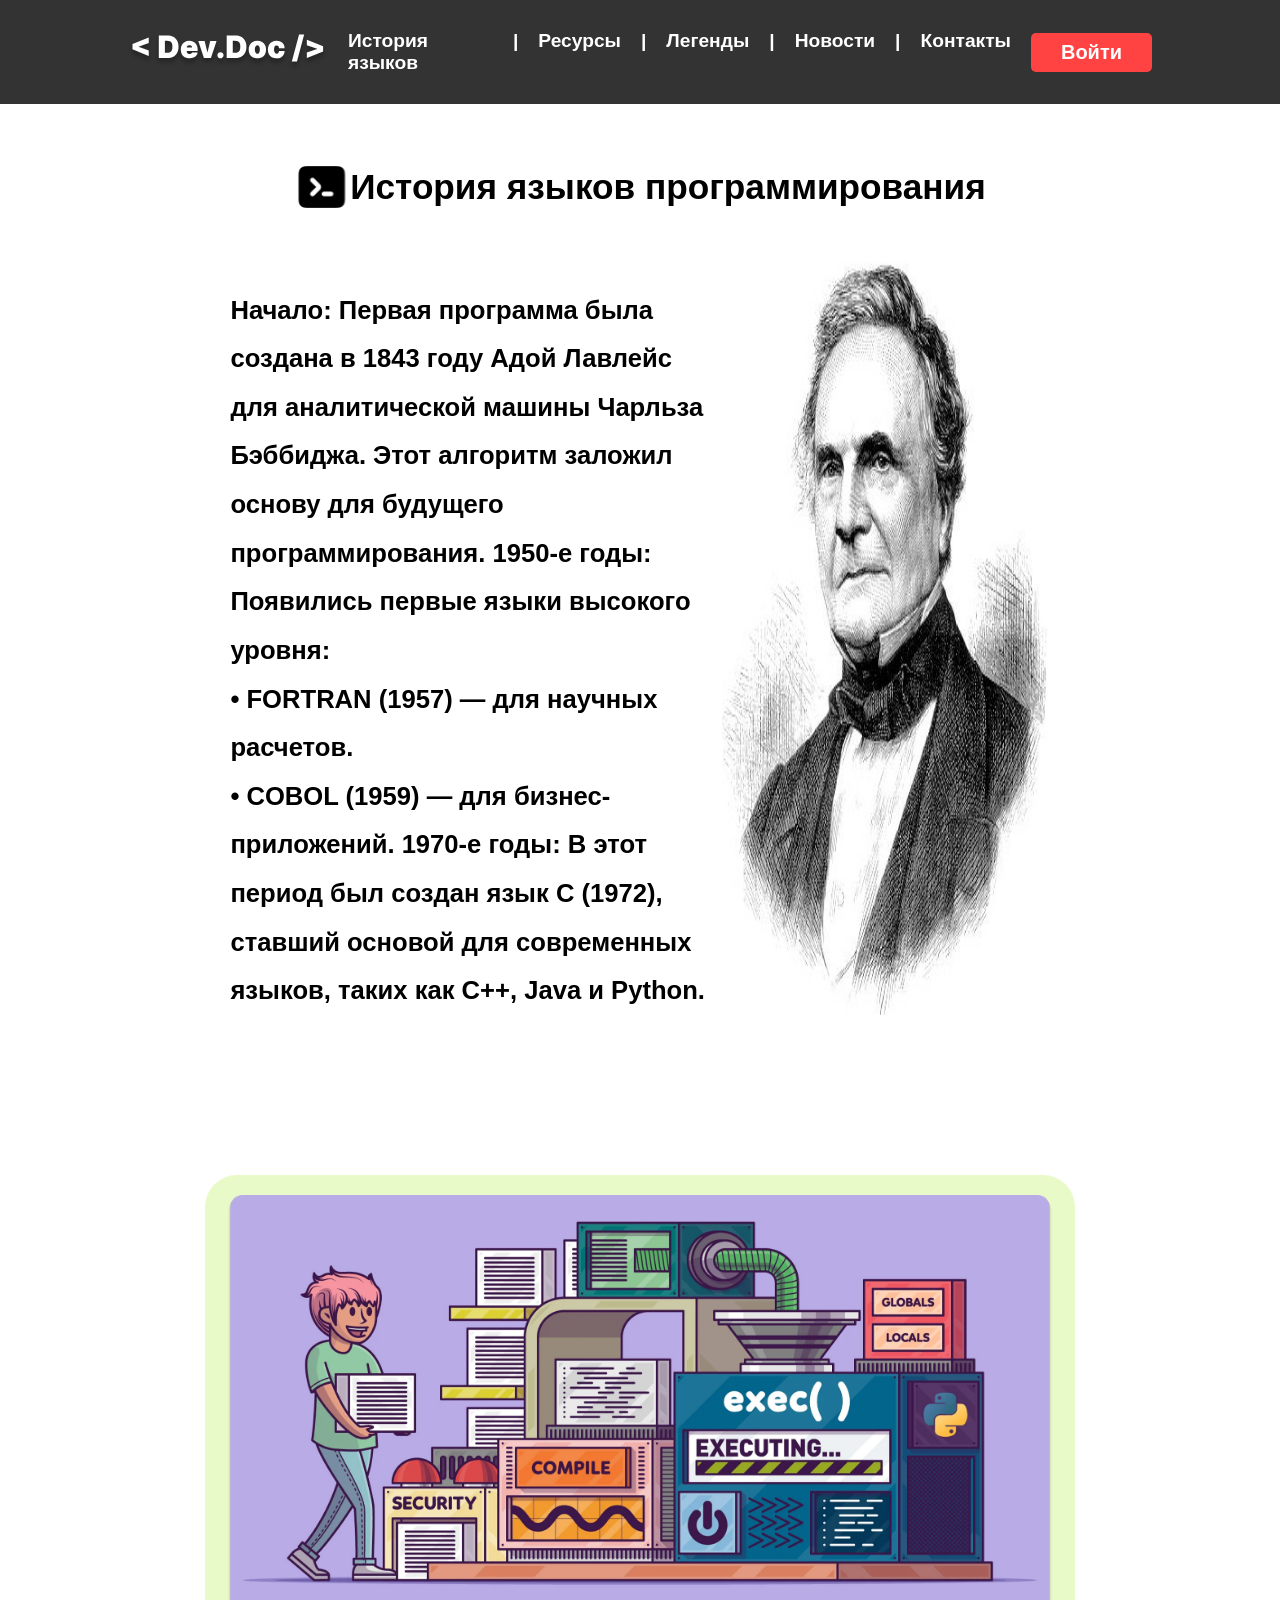
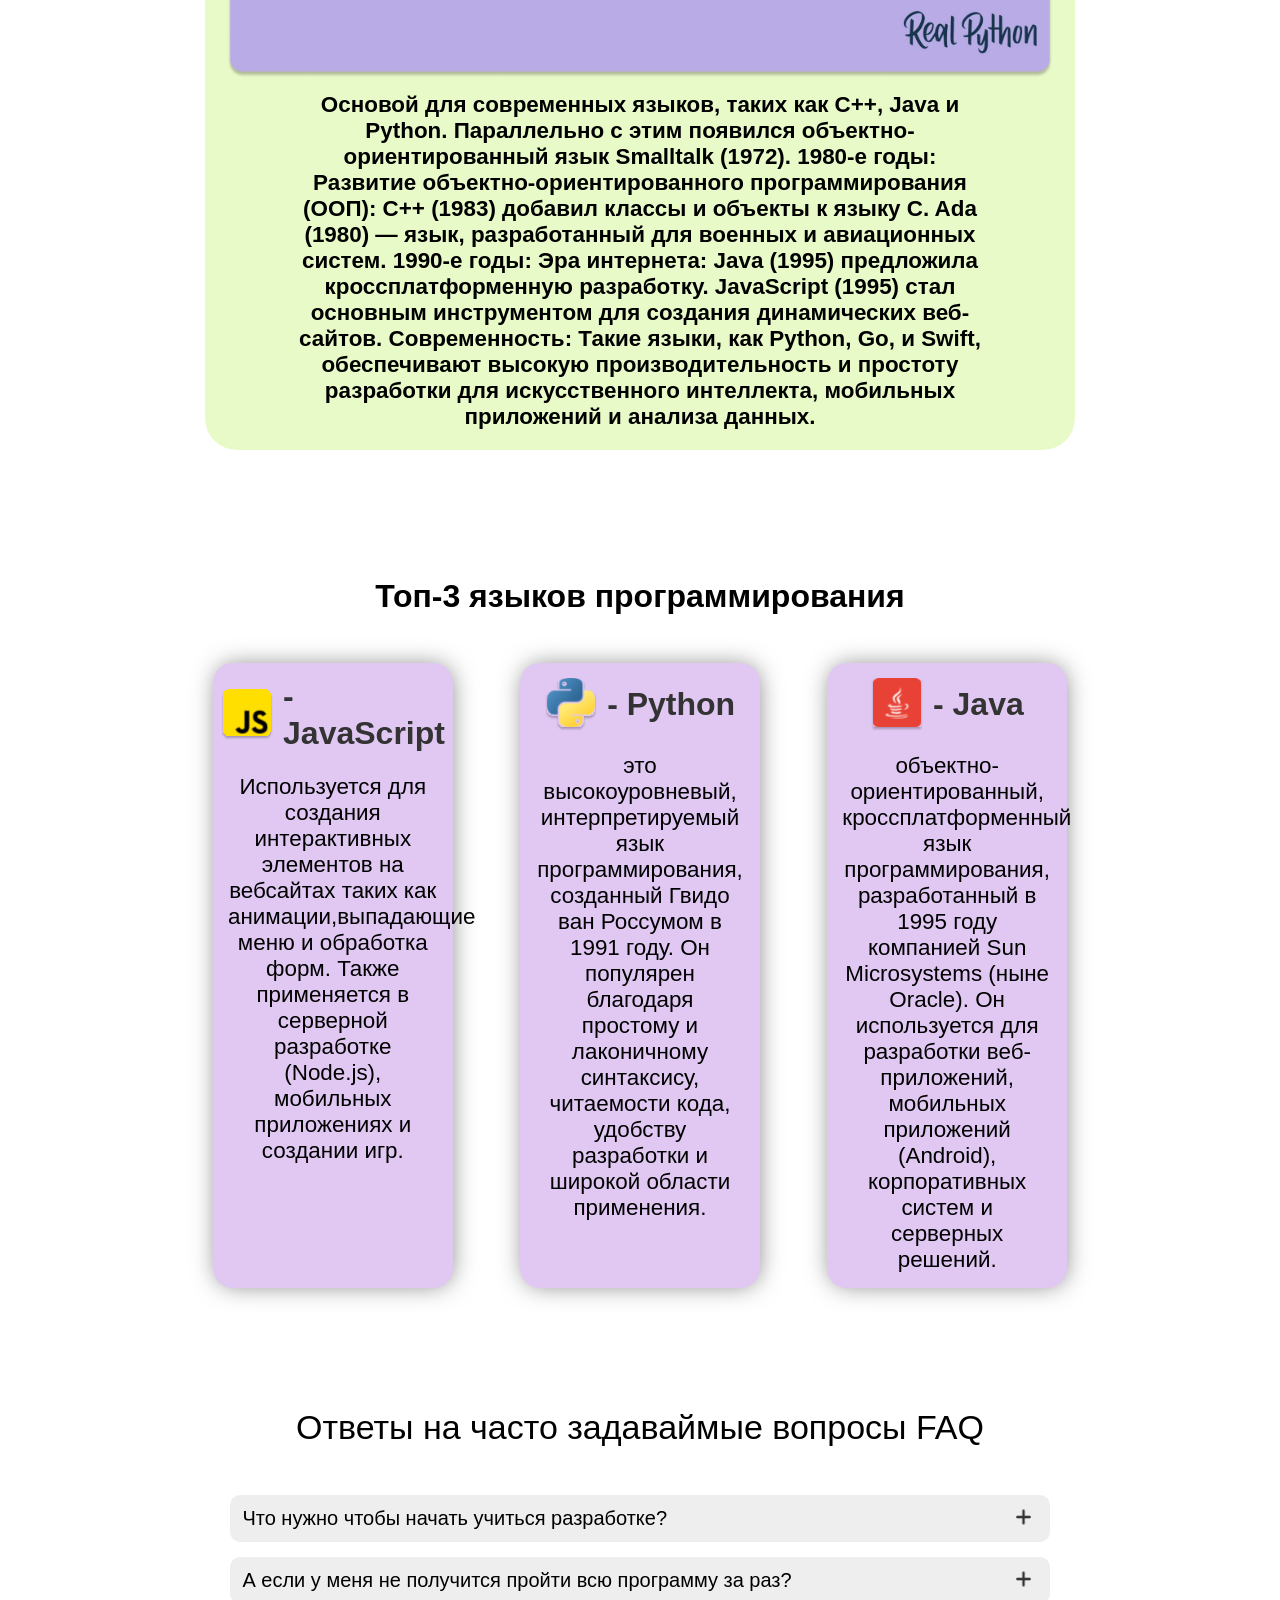
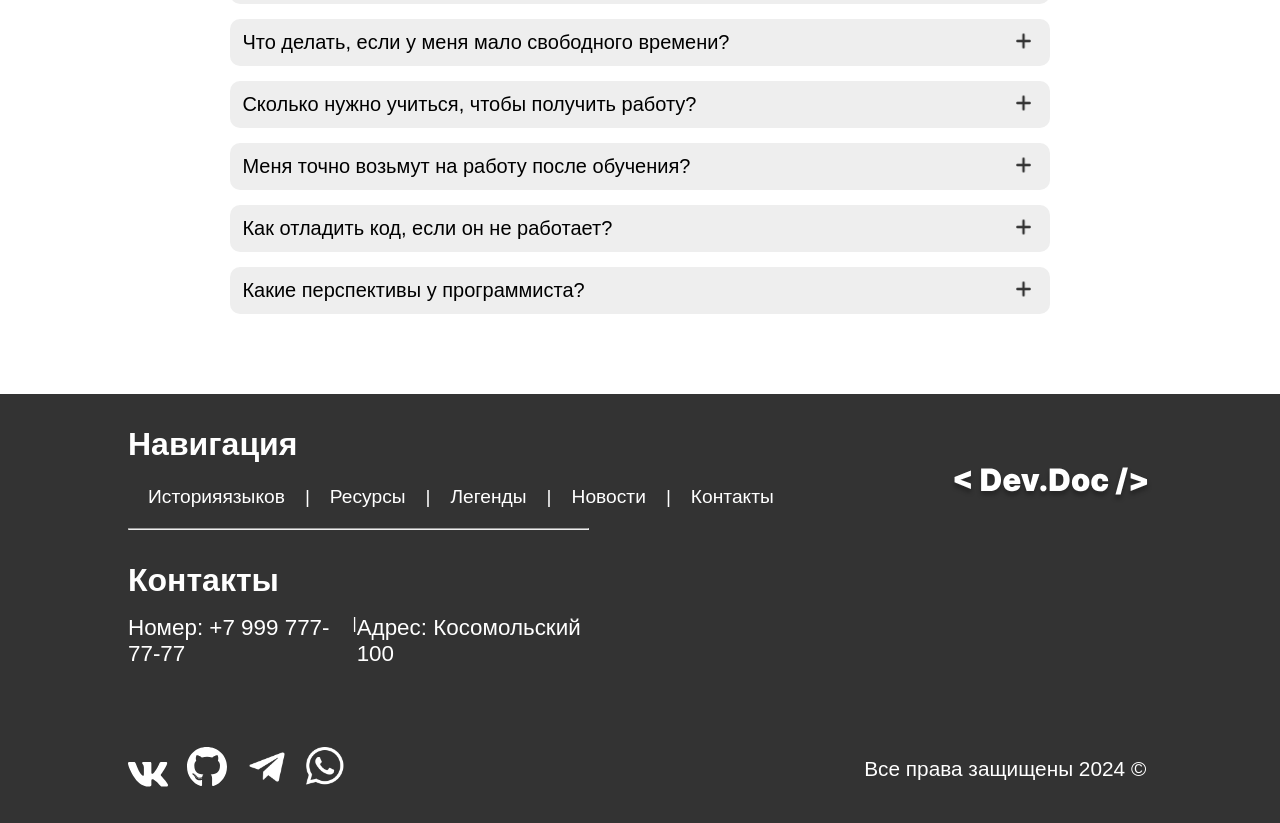
<file: index.html>
<!DOCTYPE html>
<html lang="en">

<head>
    <meta charset="UTF-8">
    <meta name="viewport" content="width=device-width, initial-scale=1.0">
    <link rel="icon" href="./image/DevFavIcon.png" type="image/png">
    <link rel="stylesheet" href="./style.css">
    <title>Dec.Doc</title>
</head>

<body>
    <header>
        <div class="container">
            <div class="header">
                <img class="header-logo" src="./image/logo.svg" alt="">
                <nav class="header-navigation">
                    <li class="navigation-page"><a class="navigation-page-link" href="./index.html">История языков</a>
                    </li>|
                    <li class="navigation-page"> <a class="navigation-page-link" href="./resources.html">Ресурсы</a>
                    </li>|
                    <li class="navigation-page"> <a class="navigation-page-link" href="./legends.html">Легенды</a></li>|
                    <li class="navigation-page"> <a class="navigation-page-link" href="./newsLIst.html">Новости</a></li>
                    |
                    <li class="navigation-page"> <a class="navigation-page-link" href="./contacts.html">Контакты</a>
                    </li>
                </nav>
                <button class="header-login-btn" id="registerBtn">Войти</button>
            </div>
        </div>
    </header>


    <div id="registerModal" class="modal">
        <div class="modal-content">
            <span class="close">&times;</span>
            <h1 class="modal-reg-title">Welcome</h1>
            <img  class="header-logo modal-form-logo" src="./image/logo.svg" alt="">
            <form id="registerForm">
                <div class="form-group">
                    <input type="text" id="username" placeholder="User Name" name="userplaceholder="" name" required>
                </div>
                <div class="form-group">
                    <input type="email" id="email" placeholder="Email" name="email" required>
                </div>
                <div class="form-group">
                    <input type="password" id="password" placeholder="Password" name="password" required>
                </div>
        
                <button type="submit" class="submit-btn">Зарегистрироваться</button>
            </form>
        </div>
    </div>




    <main>
        <section>
            <div class="container">
                <div class="history-prog-lang-aboutAuthor">
                    <div class="history-prog-lang-aboutAuthor-title">
                        <img class="" src="./image/icon/icon-terminal.svg" alt="">
                        <p class="history-prog-lang-aboutAuthor-title-textContent">История языков программирования</p>
                    </div>
                    <div class="history-prog-lang-aboutAuthor-imageAndSubtitle">
                        <p class="history-prog-lang-aboutAuthor-suntitle">
                            Начало: Первая программа была создана в 1843 году Адой Лавлейс для аналитической машины
                            Чарльза
                            Бэббиджа. Этот алгоритм заложил основу для будущего программирования.
                            1950-е годы: Появились первые языки высокого уровня: <br>
                            • FORTRAN (1957) — для научных расчетов. <br>
                            • COBOL (1959) — для бизнес-приложений.
                            1970-е годы: В этот период был создан язык C (1972), ставший основой для современных языков,
                            таких
                            как C++, Java и Python.
                        </p>
                        <img class="history-prog-lang-aboutAuthor-image" src="./image/CharlesBabbage.jpg" alt="">
                    </div>
                </div>
            </div>
        </section>

        <section>
            <div class="container">
                <div class="history-prog-lang">
                    <img class="history-prog-lang-image" src="./image/How-to-Use-Pythons-exec-Function_Watermarked.png"
                        alt="">
                    <p class="history-prog-lang-sutitle">
                        Основой для современных языков, таких как C++, Java и Python. Параллельно с этим появился
                        объектно-ориентированный язык Smalltalk (1972).
                        1980-е годы: Развитие объектно-ориентированного программирования (ООП):
                        C++ (1983) добавил классы и объекты к языку C.
                        Ada (1980) — язык, разработанный для военных и авиационных систем.
                        1990-е годы: Эра интернета:
                        Java (1995) предложила кроссплатформенную разработку.
                        JavaScript (1995) стал основным инструментом для создания динамических веб-сайтов.
                        Современность: Такие языки, как Python, Go, и Swift, обеспечивают высокую производительность и
                        простоту
                        разработки для искусственного интеллекта, мобильных приложений и анализа данных.
                    </p>
                </div>
            </div>
        </section>

        <section id="топ языков программирования">
            <div class="container">
                <div class="top-prog-lang">
                    <p class="top-prog-lang-title">Топ-3 языков программирования</p>
                    <div class="top-prog-lang-block">


                        <div class="prog-lang">
                            <div class="prog-lang-titleAndImage">
                                <img class="prog-lang-image" src="./image/icon/js.svg" alt="">
                                <p class="prog-lang-title">- JavaScript</p>
                            </div>
                            <p class="prog-lang-subtitle">
                                Используется для создания интерактивных элементов на вебсайтах таких как
                                анимации,выпадающие меню и обработка форм. Также применяется в серверной разработке
                                (Node.js), мобильных приложениях и создании игр.
                            </p>
                        </div>

                        <div class="prog-lang">
                            <div class="prog-lang-titleAndImage">
                                <img class="prog-lang-image" src="./image/icon/python.svg" alt="">
                                <p class="prog-lang-title">- Python</p>
                            </div>
                            <p class="prog-lang-subtitle">
                                это высокоуровневый, интерпретируемый язык программирования, созданный Гвидо ван
                                Россумом в 1991 году. Он популярен благодаря простому и лаконичному синтаксису,
                                читаемости кода, удобству разработки и широкой области применения.
                            </p>
                        </div>


                        <div class="prog-lang">
                            <div class="prog-lang-titleAndImage">
                                <img class="prog-lang-image" src="./image/icon/java.svg" alt="">
                                <p class="prog-lang-title">- Java</p>
                            </div>
                            <p class="prog-lang-subtitle">
                                объектно-ориентированный, кроссплатформенный язык программирования, разработанный в 1995
                                году компанией Sun Microsystems (ныне Oracle). Он используется для разработки
                                веб-приложений, мобильных приложений (Android), корпоративных систем и серверных
                                решений.
                            </p>
                        </div>
                    </div>
                </div>
            </div>
        </section>

        <section>
            <div class="faq">
                <div class="container">
                    <div class="faq-header-block">
                        <p class="faq-header">Ответы на часто задаваймые вопросы FAQ</p>
                    </div>
                    <div class="faq-items">
                        <div class="faq-item">
                            <div class="faq-item-text-block">
                                <p class="faq-item-text">Что нужно чтобы начать учиться разработке?</p>
                            </div>
                            <div class="faq-item-image-block">
                                <img class="faq-item-image" src="./image/icon/plus.png" alt="">
                            </div>
                        </div>
                        <div class="faq-item">
                            <div class="faq-item-text-block">
                                <p class="faq-item-text">А если у меня не получится пройти всю программу за раз?</p>
                            </div>
                            <div class="faq-item-image-block">
                                <img class="faq-item-image" src="./image/icon/plus.png" alt="">
                            </div>
                        </div>
                        <div class="faq-item">
                            <div class="faq-item-text-block">
                                <p class="faq-item-text">Что делать, если у меня мало свободного времени?</p>
                            </div>
                            <div class="faq-item-image-block">
                                <img class="faq-item-image" src="./image/icon/plus.png" alt="">
                            </div>
                        </div>
                        <div class="faq-item">
                            <div class="faq-item-text-block">
                                <p class="faq-item-text">Сколько нужно учиться, чтобы получить работу?</p>
                            </div>
                            <div class="faq-item-image-block">
                                <img class="faq-item-image" src="./image/icon/plus.png" alt="">
                            </div>
                        </div>
                        <div class="faq-item">
                            <div class="faq-item-text-block">
                                <p class="faq-item-text">Меня точно возьмут на работу после обучения?</p>
                            </div>
                            <div class="faq-item-image-block">
                                <img class="faq-item-image" src="./image/icon/plus.png" alt="">
                            </div>
                        </div>
                        <div class="faq-item">
                            <div class="faq-item-text-block">
                                <p class="faq-item-text">Как отладить код, если он не работает?</p>
                            </div>
                            <div class="faq-item-image-block">
                                <img class="faq-item-image" src="./image/icon/plus.png" alt="">
                            </div>
                        </div>
                        <div class="faq-item">
                            <div class="faq-item-text-block">
                                <p class="faq-item-text">Какие перспективы у программиста?</p>
                            </div>
                            <div class="faq-item-image-block">
                                <img class="faq-item-image" src="./image/icon/plus.png" alt="">
                            </div>
                        </div>
                    </div>
                </div>
            </div>
        </section>

    </main>

    <footer>
        <div class="container">
            <h1 class="footer-nav-title">Навигация</h1>
            <div class="footer-navigation">
                <div class="navAndLogo">
                    <nav class="footer-nav">
                        <li class="navigation-page"><a class="navigation-page-link"href="./index.html">Историяязыков</a></li> |
                        <li class="navigation-page"> <a class="navigation-page-link" href="./resources.html">Ресурсы</a></li> |
                        <li class="navigation-page"> <a class="navigation-page-link" href="./legends.html">Легенды</a></li> |
                        <li class="navigation-page"> <a class="navigation-page-link" href="./newsLIst.html">Новости</a></li> |
                        <li class="navigation-page"> <a class="navigation-page-link" href="./contacts.html">Контакты</a></li>
                    </nav>
                    <hr>
                    <h1 class="footer-nav-title">Контакты</h1>
                    <div class="footer-contact-info">
                        <p class="footer-contact-info-textContent">Номер: +7 999 777-77-77 </p> |
                        <p class="footer-contact-info-textContent">Адрес: Косомольский 100</p>
                    </div>
                </div>
                <img src="./image/logo.svg" alt="">
            </div>



            <div class="logoAndCopyRight">
                <div class="footer-networks-logo">
                    <a href=""><img class="footer-networks-images" src="./image/icon/vk.svg" alt=""></a>
                    <img class="footer-networks-images" src="./image/icon/gitHub.svg" alt="">
                    <img class="footer-networks-images" src="./image/icon/telegram (2).png" alt="">
                    <img class="footer-networks-images" src="./image/icon/whatsapp.png" alt="">
                </div>

                <p class="copyRight-Text">Все права защищены 2024 © </p>

            </div>
        </div>
        <script src="./modalWin.js"></script>
    </footer>
</body>

</html>
</file>
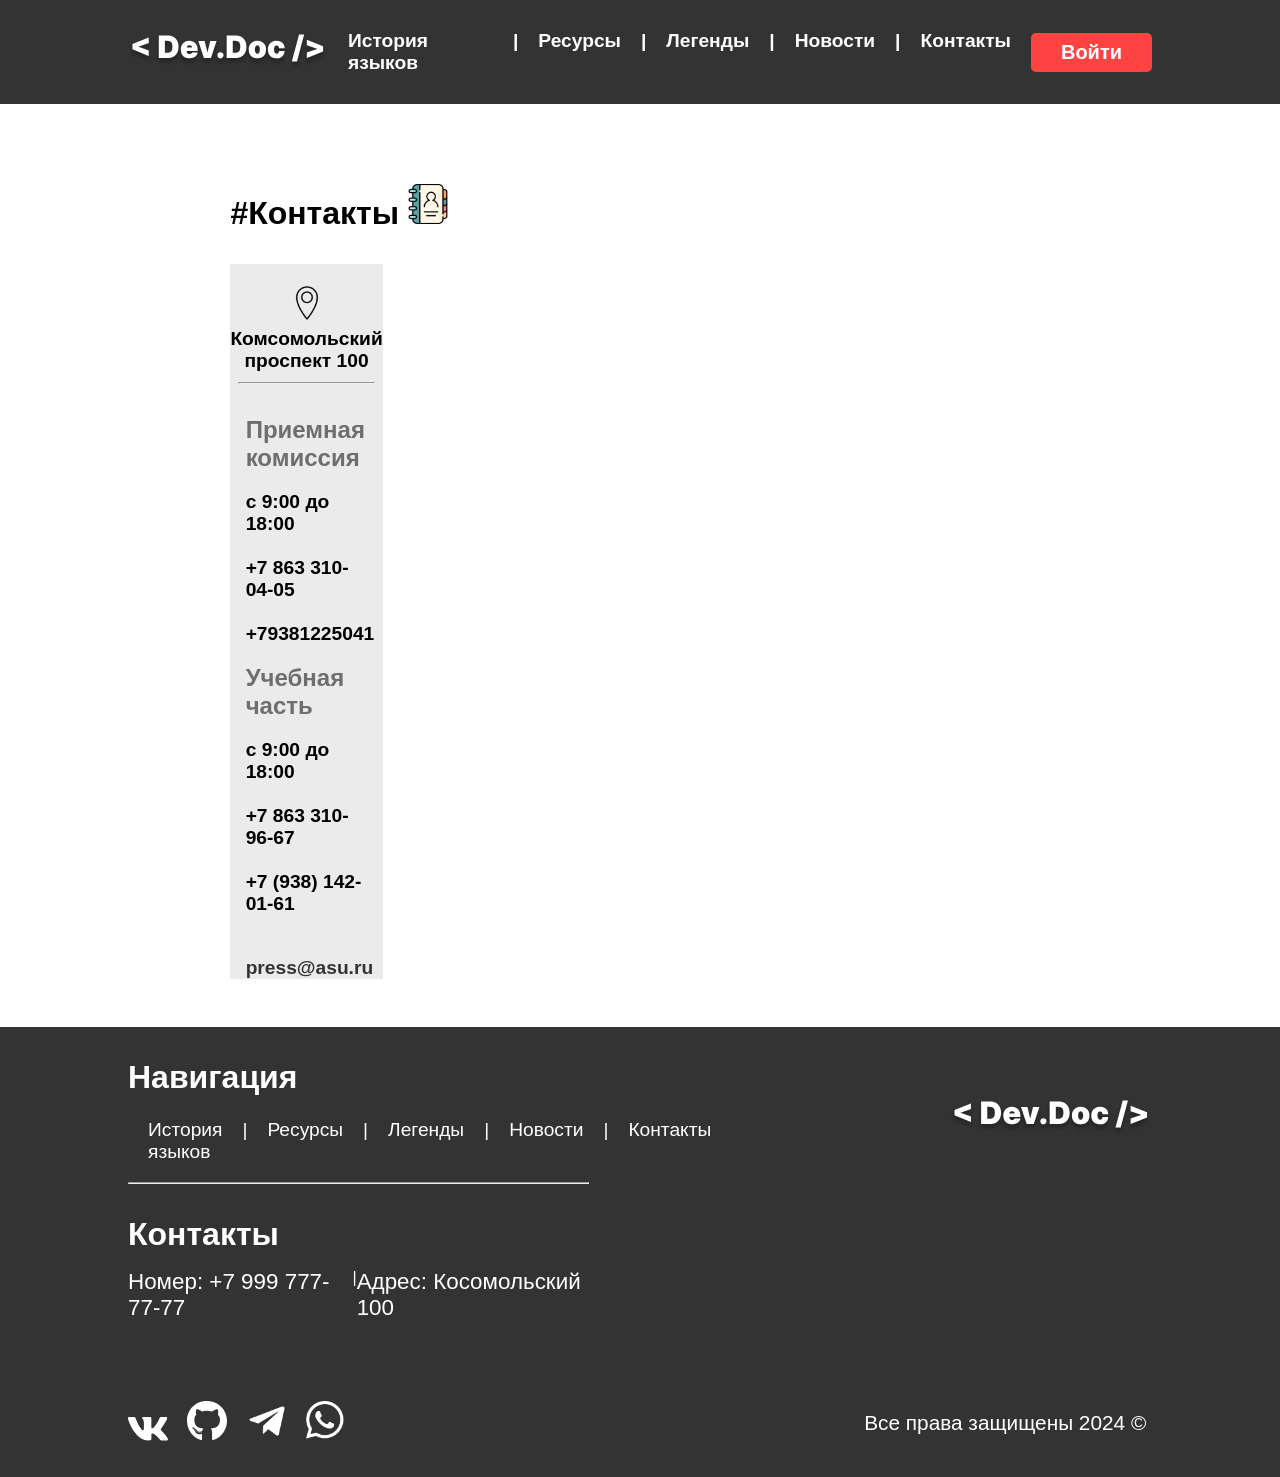
<file: contacts.html>
<!DOCTYPE html>
<html lang="en">

<head>
    <meta charset="UTF-8">
    <meta name="viewport" content="width=device-width, initial-scale=1.0">
    <link rel="icon" href="./image/DevFavIcon.png" type="image/png">
    <link rel="stylesheet" href="contacts.css">
    <link rel="stylesheet" href="style.css">
    <title>Контакты</title>
</head>

<body>
    <header>
        <div class="container">
            <div class="header">
                <img class="header-logo" src="./image/logo.svg" alt="">
                <nav class="header-navigation">
                    <li class="navigation-page"><a class="navigation-page-link" href="./index.html">История языков</a>
                    </li> |
                    <li class="navigation-page"> <a class="navigation-page-link" href="./resources.html">Ресурсы</a>
                    </li> |
                    <li class="navigation-page"> <a class="navigation-page-link" href="./legends.html">Легенды</a></li>
                    |
                    <li class="navigation-page"> <a class="navigation-page-link" href="./newsLIst.html">Новости</a>
                    </li>|
                    <li class="navigation-page"> <a class="navigation-page-link" href="./contacts.html">Контакты</a>
                    </li>
                </nav>
                <button class="header-login-btn" id="registerBtn">Войти</button>
            </div>
        </div>
    </header>


    <div id="registerModal" class="modal">
        <div class="modal-content">
            <span class="close">&times;</span>
            <h1 class="modal-reg-title">Welcome</h1>
            <img  class="header-logo modal-form-logo" src="./image/logo.svg" alt="">
            <form id="registerForm">
                <div class="form-group">
                    <input type="text" id="username" placeholder="User Name" name="userplaceholder="" name" required>
                </div>
                <div class="form-group">
                    <input type="email" id="email" placeholder="Email" name="email" required>
                </div>
                <div class="form-group">
                    <input type="password" id="password" placeholder="Password" name="password" required>
                </div>
        
                <button type="submit" class="submit-btn">Зарегистрироваться</button>
            </form>
        </div>
    </div>


    <main>
        <div class="container">
            <div class="contacts-block">
                <h1 class="contacts-block-title">#Контакты <img src="./image/icon/contacts-icon.svg" alt=""></h1>
                <div class="contacts">
                    <div class="contacts-info">
                        <p class="contacts-info-header"><img src="./image/icon/free-icon-map-point.svg"
                                alt="">Комсомольский проспект 100</p>
                        <hr class="contacts-info-hr">
                        <div class="contacts-info-textContent">
                            <p class="contacts-info-title">Приемная комиссия</p>
                            <p class="contacts-info-subtitle">
                                с 9:00 до 18:00 <br><br>
                                +7 863 310-04-05 <br><br>
                                +79381225041
                            </p>

                            <p class="contacts-info-title">Учебная часть</p>
                            <p class="contacts-info-subtitle">
                                с 9:00 до 18:00 <br><br>
                                +7 863 310-96-67 <br><br>
                                +7 (938) 142-01-61 <br><br>
                            <p class="contacts-info-email">press@asu.ru</p>
                            </p>
                        </div>
                    </div>
                    <div class="contacts-map">
                        <iframe
                            src="https://yandex.ru/map-widget/v1/?um=constructor%3A2b710a8d68b8ebb8c1cc65e30508dff3b4f6700516da25b937dc1a9b56d6eb0a&amp;source=constructor"
                            width="800" height="600" frameborder="0"></iframe>
                    </div>
                </div>
            </div>
        </div>
    </main>
    <footer>
        <div class="container">
            <h1 class="footer-nav-title">Навигация</h1>
            <div class="footer-navigation">
                <div class="navAndLogo">
                    <nav class="footer-nav">
                        <li class="navigation-page"><a class="navigation-page-link" href="./index.html">История
                                языков</a></li> |
                        <li class="navigation-page"> <a class="navigation-page-link" href="./resources.html">Ресурсы</a>
                        </li> |
                        <li class="navigation-page"> <a class="navigation-page-link" href="./legends.html">Легенды</a>
                        </li> |
                        <li class="navigation-page"> <a class="navigation-page-link" href="./newsLIst.html">Новости</a>
                        </li> |
                        <li class="navigation-page"> <a class="navigation-page-link" href="./contacts.html">Контакты</a>
                        </li>
                    </nav>
                    <hr>
                    <h1 class="footer-nav-title">Контакты</h1>
                    <div class="footer-contact-info">
                        <p class="footer-contact-info-textContent">Номер: +7 999 777-77-77 </p> |
                        <p class="footer-contact-info-textContent">Адрес: Косомольский 100</p>
                    </div>
                </div>
                <img src="./image/logo.svg" alt="">
            </div>
      
      
      
            <div class="logoAndCopyRight">
                <div class="footer-networks-logo">
                    <a href=""><img class="footer-networks-images" src="./image/icon/vk.svg" alt=""></a>
                    <img class="footer-networks-images" src="./image/icon/gitHub.svg" alt="">
                    <img class="footer-networks-images" src="./image/icon/telegram (2).png" alt="">
                    <img class="footer-networks-images" src="./image/icon/whatsapp.png" alt="">
                  </div>
      
                <p class="copyRight-Text">Все права защищены 2024 © </p>
      
            </div>
        </div>
      </footer>
      <script src="./modalWin.js"></script>

</body>

</html>
</file>
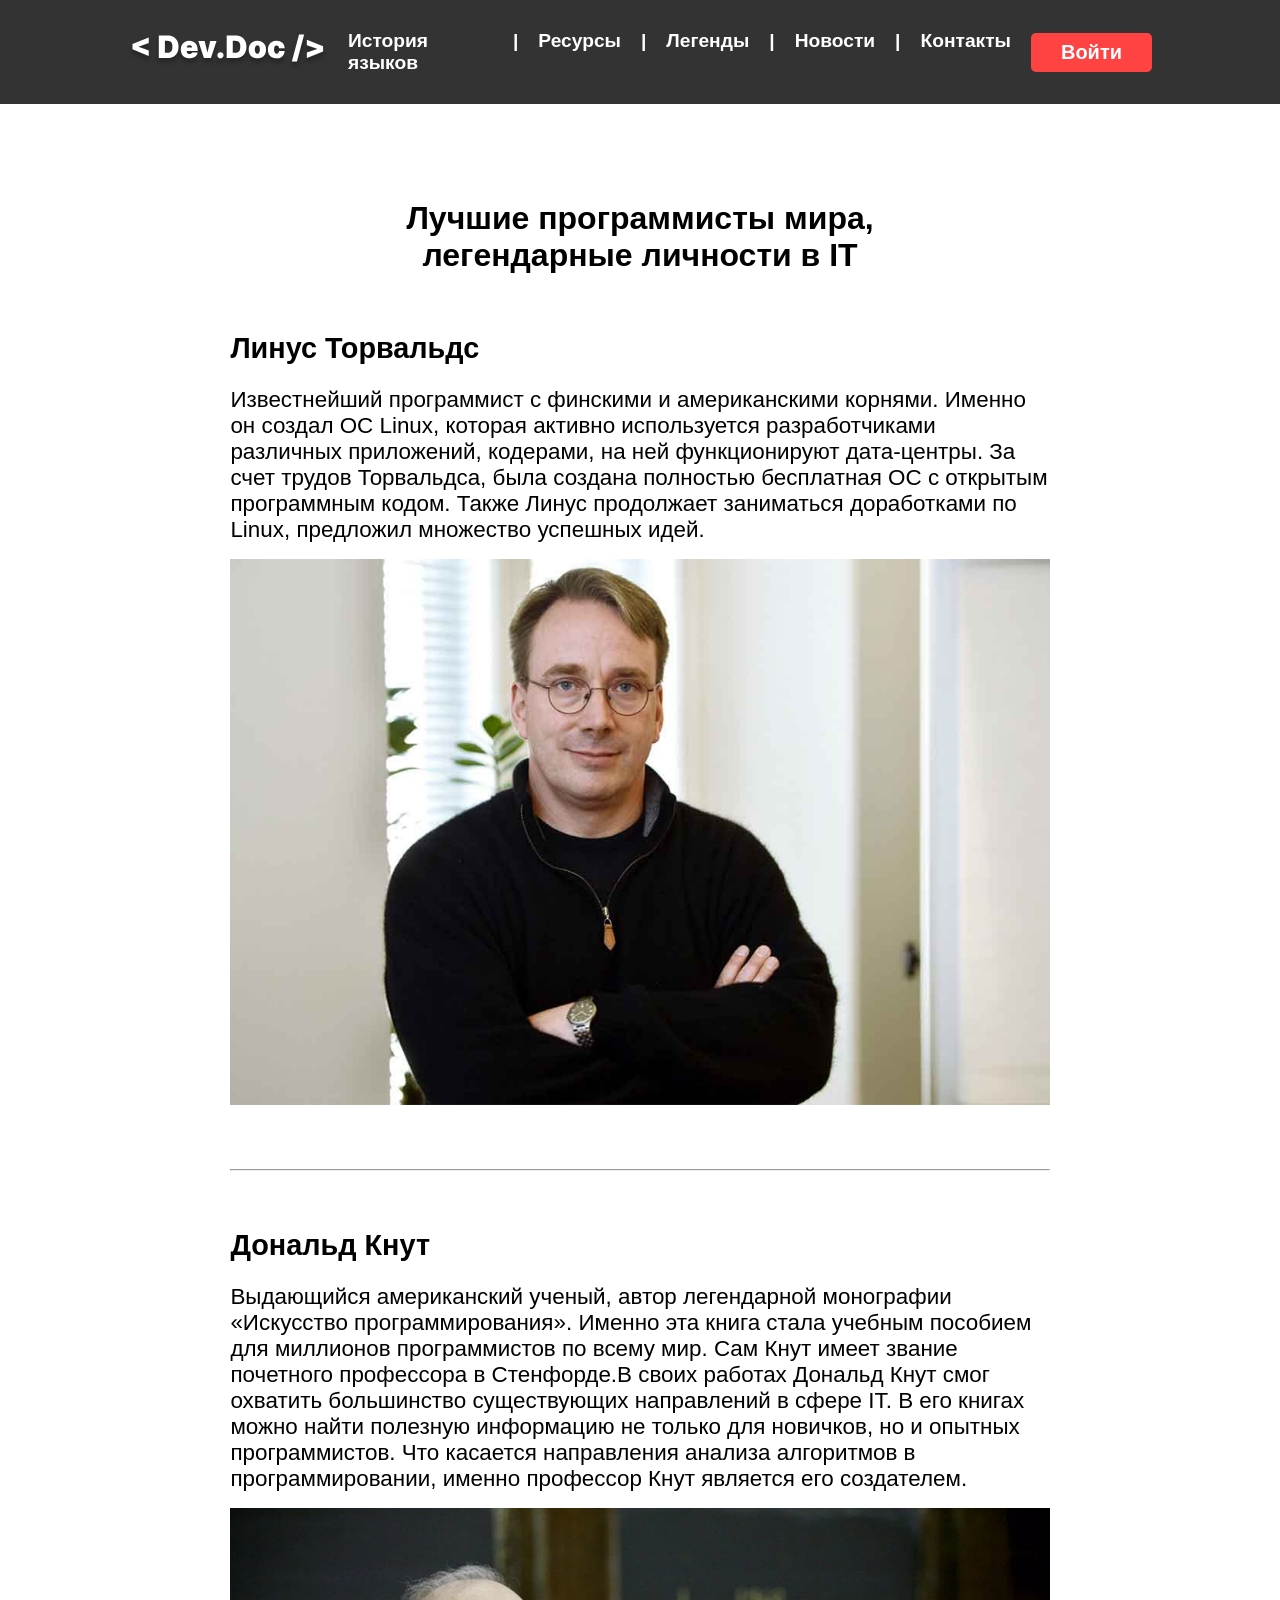
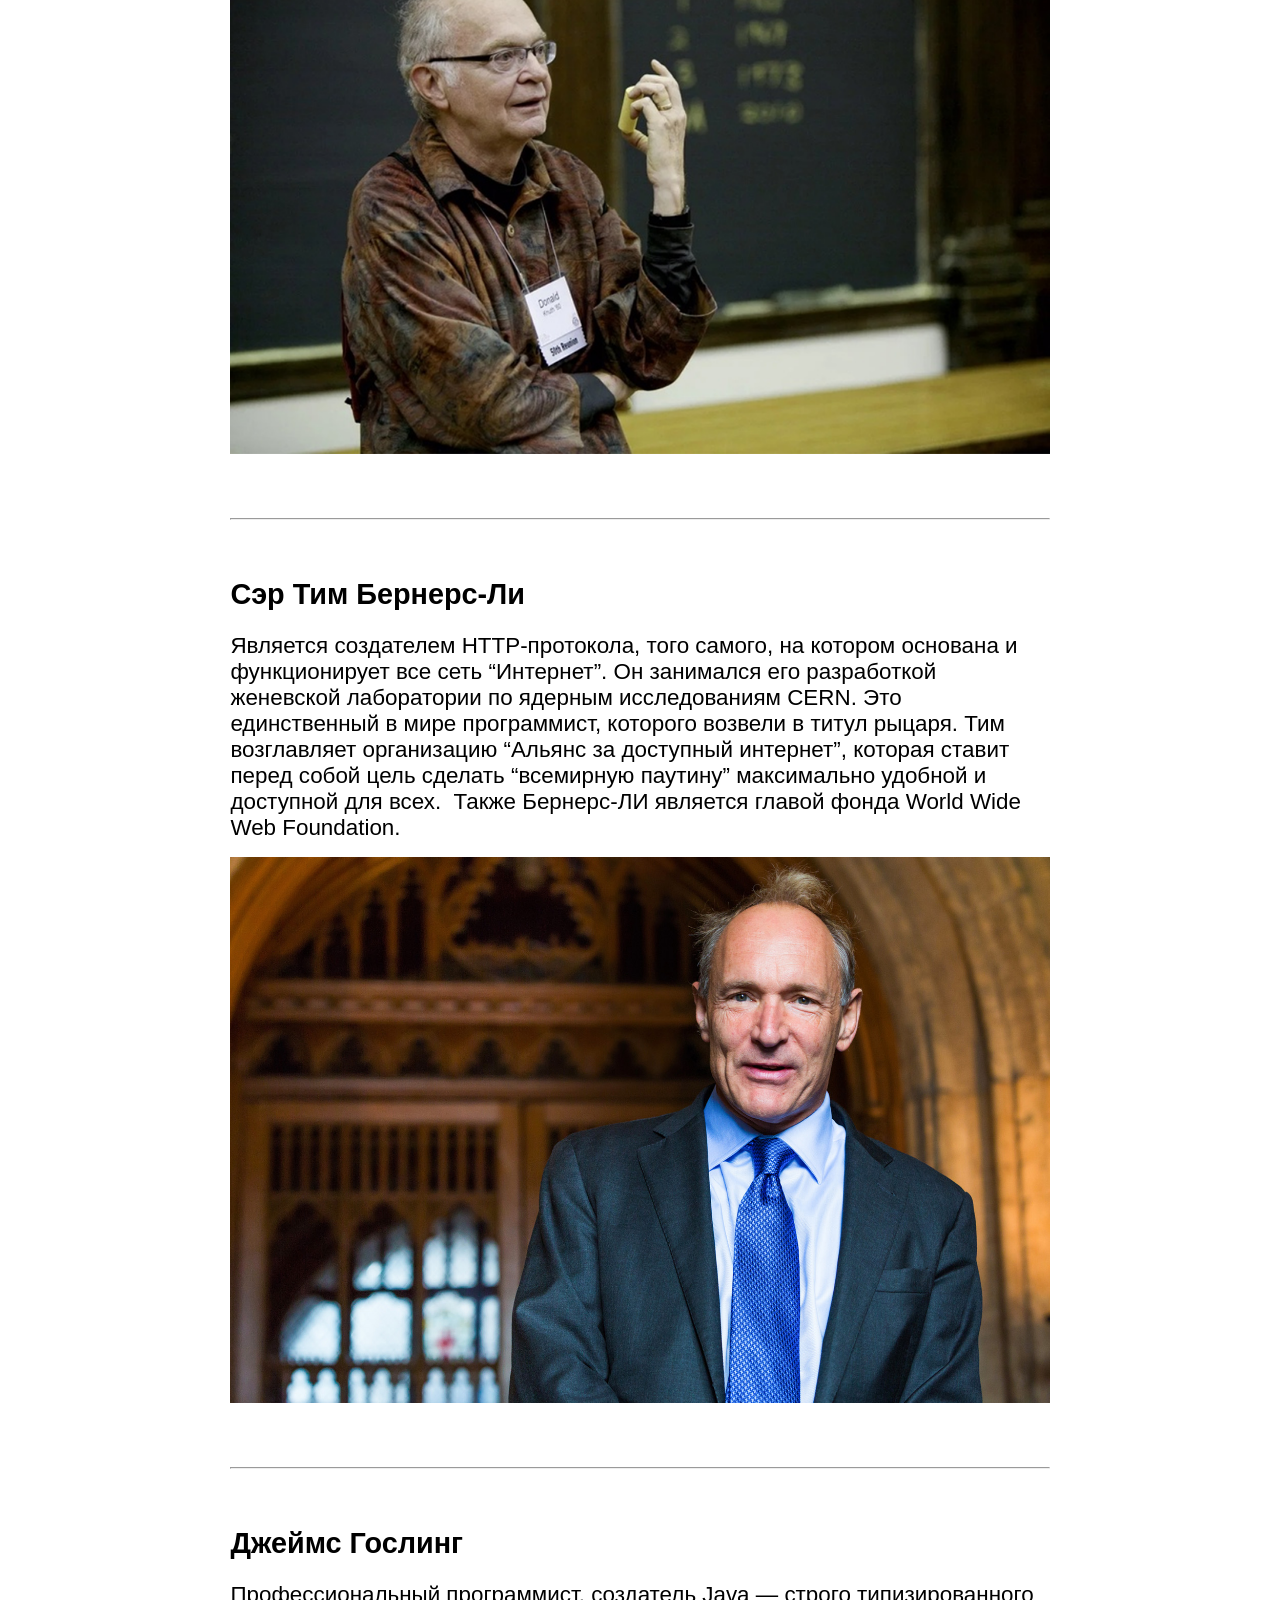
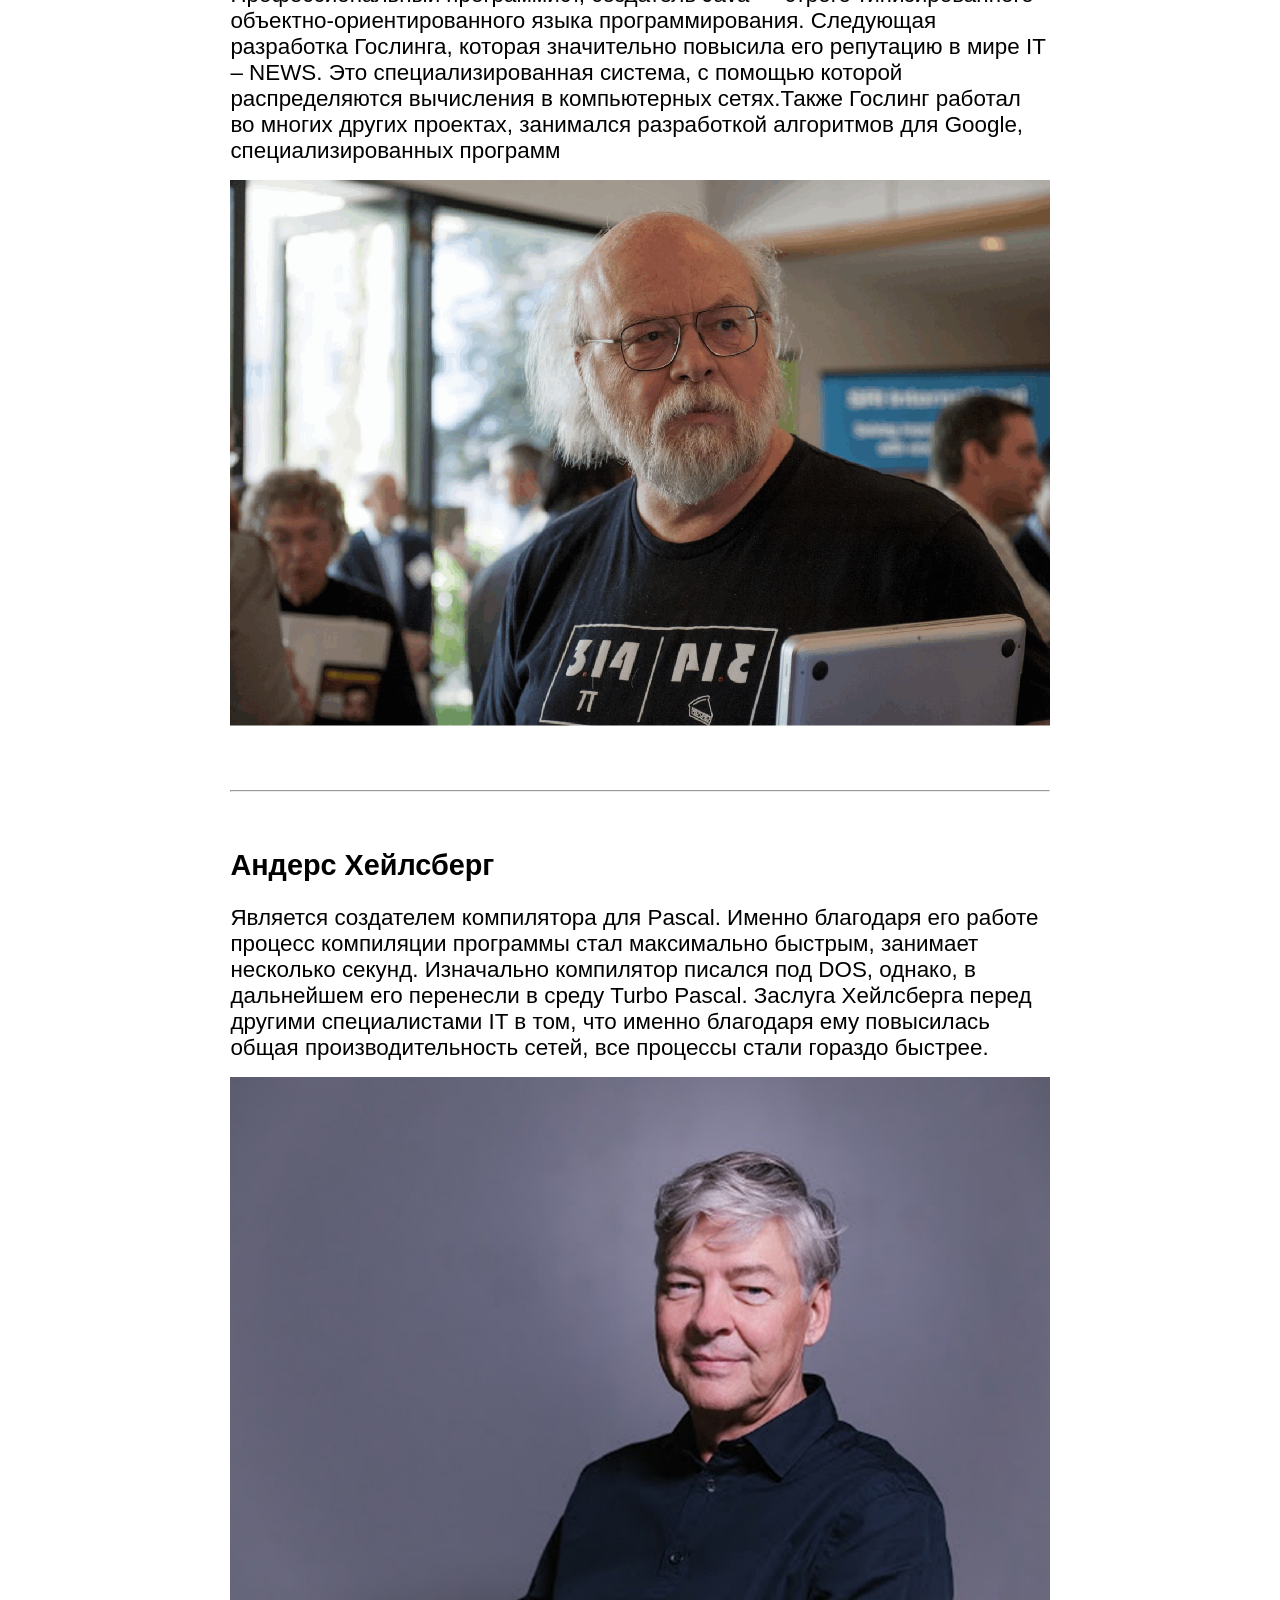
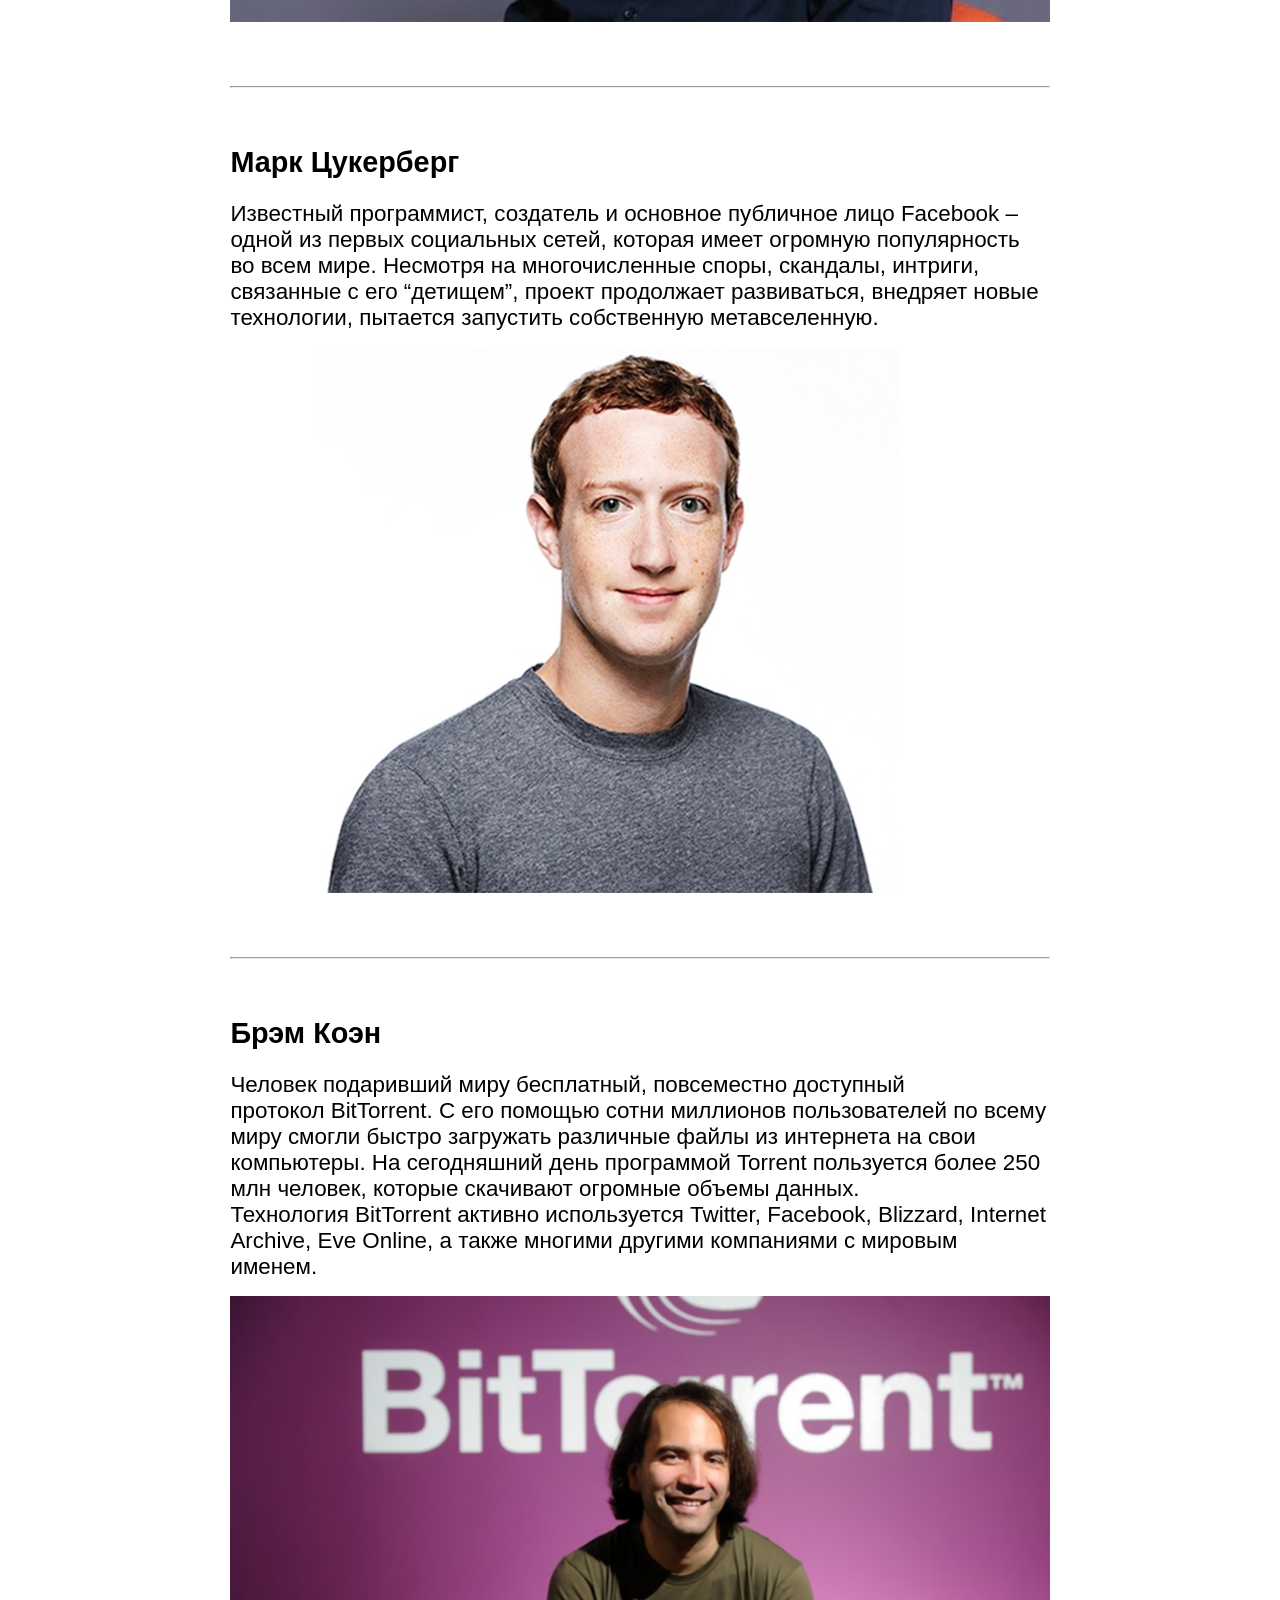
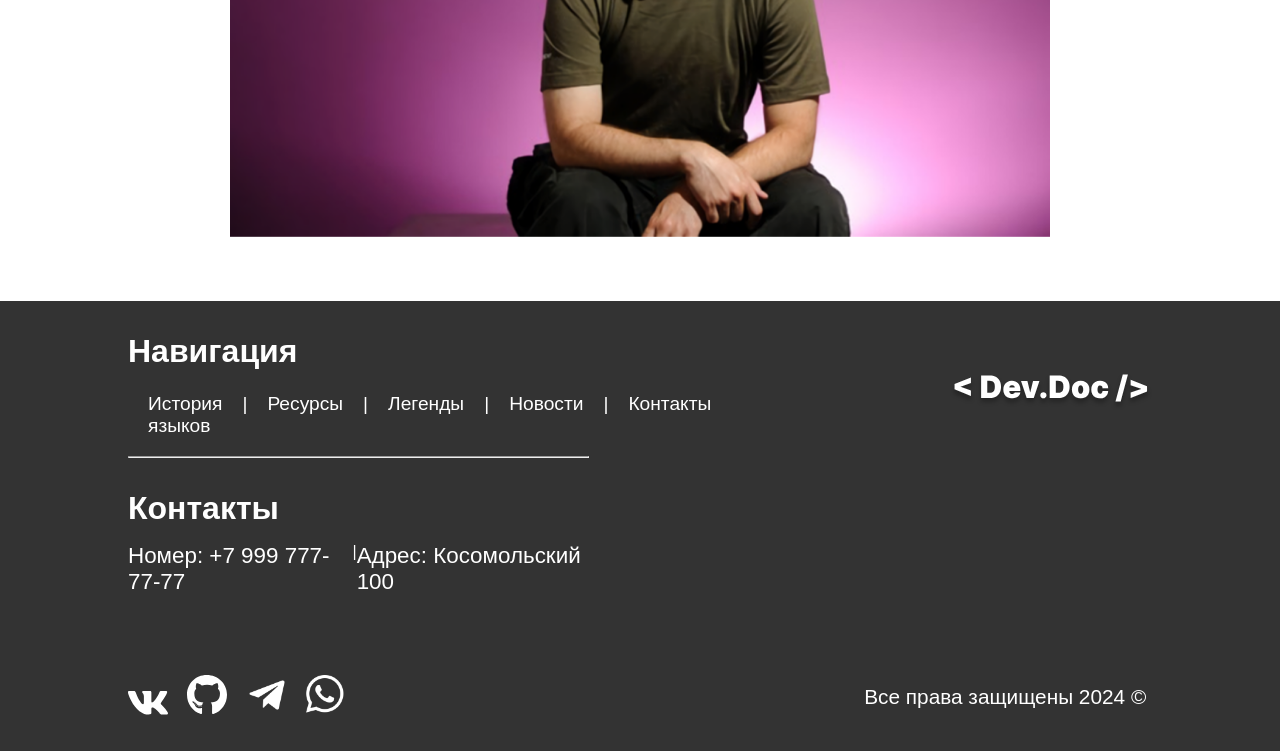
<file: legends.html>
<!DOCTYPE html>
<html lang="en">

<head>
    <meta charset="UTF-8">
    <meta name="viewport" content="width=device-width, initial-scale=1.0">
    <link rel="icon" href="./image/DevFavIcon.png" type="image/png">
    <link rel="stylesheet" href="style.css">
    <link rel="stylesheet" href="legends.css">
    <title>Лигендарные личности</title>
</head>

<body>
    <header>
        <div class="container">
            <div class="header">
                <img class="header-logo" src="./image/logo.svg" alt="">
                <nav class="header-navigation">
                    <li class="navigation-page"><a class="navigation-page-link" href="./index.html">История языков</a>
                    </li> |
                    <li class="navigation-page"> <a class="navigation-page-link" href="./resources.html">Ресурсы</a>
                    </li> |
                    <li class="navigation-page"> <a class="navigation-page-link" href="./legends.html">Легенды</a></li>
                    |
                    <li class="navigation-page"> <a class="navigation-page-link" href="./newsLIst.html">Новости</a>
                    </li>|
                    <li class="navigation-page"> <a class="navigation-page-link" href="./contacts.html">Контакты</a>
                    </li>
                </nav>
                <button class="header-login-btn" id="registerBtn">Войти</button>
            </div>
        </div>
    </header>


    <div id="registerModal" class="modal">
        <div class="modal-content">
            <span class="close">&times;</span>
            <h1 class="modal-reg-title">Welcome</h1>
            <img  class="header-logo modal-form-logo" src="./image/logo.svg" alt="">
            <form id="registerForm">
                <div class="form-group">
                    <input type="text" id="username" placeholder="User Name" name="userplaceholder="" name" required>
                </div>
                <div class="form-group">
                    <input type="email" id="email" placeholder="Email" name="email" required>
                </div>
                <div class="form-group">
                    <input type="password" id="password" placeholder="Password" name="password" required>
                </div>
        
                <button type="submit" class="submit-btn">Зарегистрироваться</button>
            </form>
        </div>
    </div>



    <main>
        <div class="container">
            <div class="legends-prog-person">
                <p class="legends-prog-title">Лучшие программисты мира, легендарные личности в IT</p>


                <div class="prog-person">
                    <p class="prog-person-title">Линус Торвальдс</p>
                    <p class="prog-person-subtitle">Известнейший программист с финскими и американскими корнями. Именно
                        он создал ОС Linux, которая активно используется разработчиками различных приложений, кодерами,
                        на ней функционируют дата-центры. За счет трудов Торвальдса, была создана полностью бесплатная
                        ОС с открытым программным кодом. Также Линус продолжает заниматься доработками по Linux,
                        предложил множество успешных идей.</p>
                    <img class="prog-person-image" src="./image/person/Linus_Torvals.png" alt="">
                    <hr>
                </div>

                <div class="prog-person">
                    <p class="prog-person-title">Дональд Кнут</p>
                    <p class="prog-person-subtitle">Выдающийся американский ученый, автор легендарной монографии
                        «Искусство программирования». Именно эта книга стала учебным пособием для миллионов
                        программистов по всему мир. Сам Кнут имеет звание почетного профессора в Стенфорде.В своих
                        работах Дональд Кнут смог охватить большинство существующих направлений в сфере IT. В его книгах
                        можно найти полезную информацию не только для новичков, но и опытных программистов. Что касается
                        направления анализа алгоритмов в программировании, именно профессор Кнут является его
                        создателем.
                    </p>
                    <img class="prog-person-image" src="./image/person/Donald_Knut.png" alt="">
                    <hr>
                </div>

                <div class="prog-person">
                    <p class="prog-person-title">Сэр Тим Бернерс-Ли</p>
                    <p class="prog-person-subtitle">Является создателем HTTP-протокола, того самого, на котором основана
                        и функционирует все сеть “Интернет”. Он занимался его разработкой женевской лаборатории по
                        ядерным исследованиям CERN. Это единственный в мире программист, которого возвели в титул
                        рыцаря. Тим возглавляет организацию “Альянс за доступный интернет”, которая ставит перед собой
                        цель сделать “всемирную паутину” максимально удобной и доступной для всех.
                         Также Бернерс-ЛИ является главой фонда World Wide Web Foundation.</p>
                    <img class="prog-person-image" src="./image/person/Tim_Berners-Li.jpg" alt="">
                    <hr>
                </div>


                <div class="prog-person">
                    <p class="prog-person-title">Джеймс Гослинг</p>
                    <p class="prog-person-subtitle">Профессиональный программист, создатель Java — строго
                        типизированного объектно-ориентированного языка программирования. Следующая разработка Гослинга,
                        которая значительно повысила его репутацию в мире IT – NEWS. Это специализированная система, с
                        помощью которой распределяются вычисления в компьютерных сетях.Также Гослинг работал во многих
                        других проектах, занимался разработкой алгоритмов для Google, специализированных программ</p>
                    <img class="prog-person-image" src="./image/person/jayms_Gosling.png" alt="">
                    <hr>
                </div>



                <div class="prog-person">
                    <p class="prog-person-title">Андерс Хейлсберг</p>
                    <p class="prog-person-subtitle">Является создателем компилятора для Pascal. Именно благодаря его
                        работе процесс компиляции программы стал максимально быстрым, занимает несколько секунд.
                        Изначально компилятор писался под DOS, однако, в дальнейшем его перенесли в среду Turbo Pascal.
                        Заслуга Хейлсберга перед другими специалистами IT в том, что именно благодаря ему повысилась
                        общая производительность сетей, все процессы стали гораздо быстрее.</p>
                    <img class="prog-person-image" src="./image/person/Anders_Haylsberg.png" alt="">
                    <hr>
                </div>


                <div class="prog-person">
                    <p class="prog-person-title">Марк Цукерберг</p>
                    <p class="prog-person-subtitle">Известный программист, создатель и основное публичное
                        лицо Facebook – одной из первых социальных сетей, которая имеет огромную популярность во всем
                        мире. Несмотря на многочисленные споры, скандалы, интриги, связанные с его “детищем”, проект
                        продолжает развиваться, внедряет новые технологии, пытается запустить собственную метавселенную.
                    </p>
                    <img class="prog-person-image" src="./image/person/Mark-Zuckerberg.png" alt="">
                    <hr>
                </div>

                <div class="prog-person">
                    <p class="prog-person-title">Брэм Коэн</p>
                    <p class="prog-person-subtitle">Человек подаривший миру бесплатный, повсеместно доступный
                        протокол BitTorrent. С его помощью сотни миллионов пользователей по всему миру смогли быстро
                        загружать различные файлы из интернета на свои компьютеры. На сегодняшний
                        день программой Torrent пользуется более 250 млн человек, которые скачивают огромные объемы
                        данных.
                        Технология BitTorrent активно используется Twitter, Facebook, Blizzard, Internet Archive, Eve
                        Online, а также многими другими компаниями с мировым именем.</p>
                    <img class="prog-person-image" src="./image/person/Brem_Koen.png" alt="">
                </div>
            </div>
        </div>
    </main>


    <footer>
        <div class="container">
            <h1 class="footer-nav-title">Навигация</h1>
            <div class="footer-navigation">
                <div class="navAndLogo">
                    <nav class="footer-nav">
                        <li class="navigation-page"><a class="navigation-page-link" href="./index.html">История
                                языков</a></li> |
                        <li class="navigation-page"> <a class="navigation-page-link" href="./resources.html">Ресурсы</a>
                        </li> |
                        <li class="navigation-page"> <a class="navigation-page-link" href="./legends.html">Легенды</a>
                        </li> |
                        <li class="navigation-page"> <a class="navigation-page-link" href="./newsLIst.html">Новости</a>
                        </li> |
                        <li class="navigation-page"> <a class="navigation-page-link" href="./contacts.html">Контакты</a>
                        </li>
                    </nav>
                    <hr>
                    <h1 class="footer-nav-title">Контакты</h1>
                    <div class="footer-contact-info">
                        <p class="footer-contact-info-textContent">Номер: +7 999 777-77-77 </p> |
                        <p class="footer-contact-info-textContent">Адрес: Косомольский 100</p>
                    </div>
                </div>
                <img src="./image/logo.svg" alt="">
            </div>
      
      
      
            <div class="logoAndCopyRight">
                <div class="footer-networks-logo">
                    <a href=""><img class="footer-networks-images" src="./image/icon/vk.svg" alt=""></a>
                    <img class="footer-networks-images" src="./image/icon/gitHub.svg" alt="">
                    <img class="footer-networks-images" src="./image/icon/telegram (2).png" alt="">
                    <img class="footer-networks-images" src="./image/icon/whatsapp.png" alt="">
                  </div>
      
                <p class="copyRight-Text">Все права защищены 2024 © </p>
      
            </div>
        </div>
      </footer>
      <script src="./modalWin.js"></script>

</body>

</html>
</file>
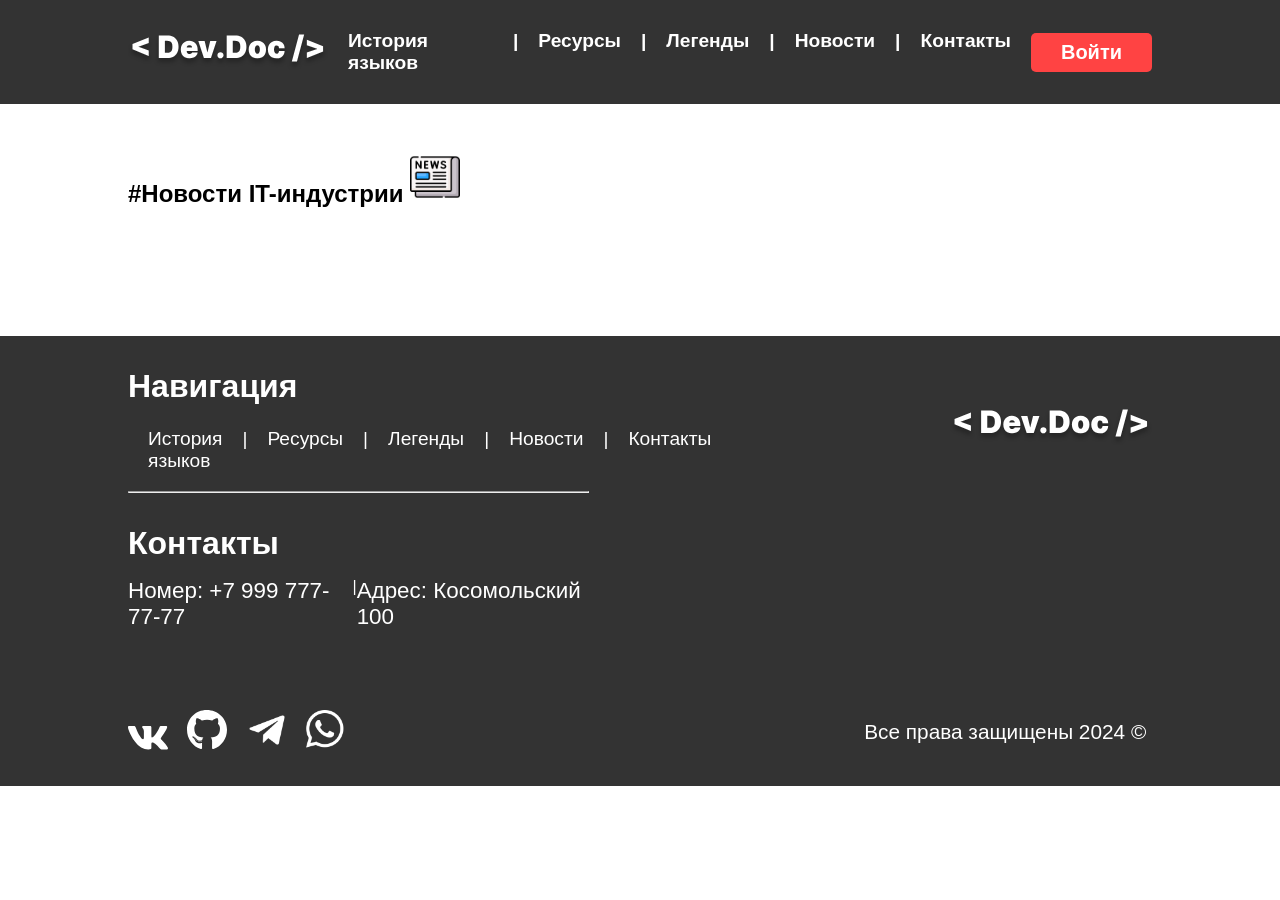
<file: newsLIst.html>
<!DOCTYPE html>
<html lang="en">
<head>
  <meta charset="UTF-8">
  <meta name="viewport" content="width=device-width, initial-scale=1.0">
  <link rel="icon" href="./image/DevFavIcon.png" type="image/png">
  <link rel="stylesheet" href="style.css">
  <title>Новости</title>
</head>
<body>
  <header>
    <div class="container">
        <div class="header">
            <img class="header-logo" src="./image/logo.svg" alt="">
            <nav class="header-navigation">
                <li class="navigation-page"><a class="navigation-page-link" href="./index.html">История языков</a>
                </li> |
                <li class="navigation-page"> <a class="navigation-page-link" href="./resources.html">Ресурсы</a>
                </li> |
                <li class="navigation-page"> <a class="navigation-page-link" href="./legends.html">Легенды</a></li>
                |
                <li class="navigation-page"> <a class="navigation-page-link" href="./newsLIst.html">Новости</a>
                </li>|
                <li class="navigation-page"> <a class="navigation-page-link" href="./contacts.html">Контакты</a>
                </li>
            </nav>
            <button class="header-login-btn" id="registerBtn">Войти</button>
        </div>
    </div>
</header>

<div id="registerModal" class="modal">
  <div class="modal-content">
      <span class="close">&times;</span>
      <h1 class="modal-reg-title">Welcome</h1>
      <img  class="header-logo modal-form-logo" src="./image/logo.svg" alt="">
      <form id="registerForm">
          <div class="form-group">
              <input type="text" id="username" placeholder="User Name" name="userplaceholder="" name" required>
          </div>
          <div class="form-group">
              <input type="email" id="email" placeholder="Email" name="email" required>
          </div>
          <div class="form-group">
              <input type="password" id="password" placeholder="Password" name="password" required>
          </div>
  
          <button type="submit" class="submit-btn">Зарегистрироваться</button>
      </form>
  </div>
</div>



<section>
  <div class="container">
    <h1 class="news-container-title">
      #Новости IT-индустрии 
      <img width="50" src="./image/icon/free-icon-news-6594472.png" alt="">
    </h1>
    <div class="news-container">
    </div>
  </div>
</section>

<footer>
  <div class="container">
      <h1 class="footer-nav-title">Навигация</h1>
      <div class="footer-navigation">
          <div class="navAndLogo">
              <nav class="footer-nav">
                  <li class="navigation-page"><a class="navigation-page-link" href="./index.html">История
                          языков</a></li> |
                  <li class="navigation-page"> <a class="navigation-page-link" href="./resources.html">Ресурсы</a>
                  </li> |
                  <li class="navigation-page"> <a class="navigation-page-link" href="./legends.html">Легенды</a>
                  </li> |
                  <li class="navigation-page"> <a class="navigation-page-link" href="./newsLIst.html">Новости</a>
                  </li> |
                  <li class="navigation-page"> <a class="navigation-page-link" href="./contacts.html">Контакты</a>
                  </li>
              </nav>
              <hr>
              <h1 class="footer-nav-title">Контакты</h1>
              <div class="footer-contact-info">
                  <p class="footer-contact-info-textContent">Номер: +7 999 777-77-77 </p> |
                  <p class="footer-contact-info-textContent">Адрес: Косомольский 100</p>
              </div>
          </div>
          <img src="./image/logo.svg" alt="">
      </div>



      <div class="logoAndCopyRight">
          <div class="footer-networks-logo">
              <a href=""><img class="footer-networks-images" src="./image/icon/vk.svg" alt=""></a>
              <img class="footer-networks-images" src="./image/icon/gitHub.svg" alt="">
              <img class="footer-networks-images" src="./image/icon/telegram (2).png" alt="">
              <img class="footer-networks-images" src="./image/icon/whatsapp.png" alt="">
            </div>

          <p class="copyRight-Text">Все права защищены 2024 © </p>

      </div>
  </div>
</footer>

<script src="./modalWin.js"></script>
<script src="./app.js"></script>
</body>
</html>
</file>
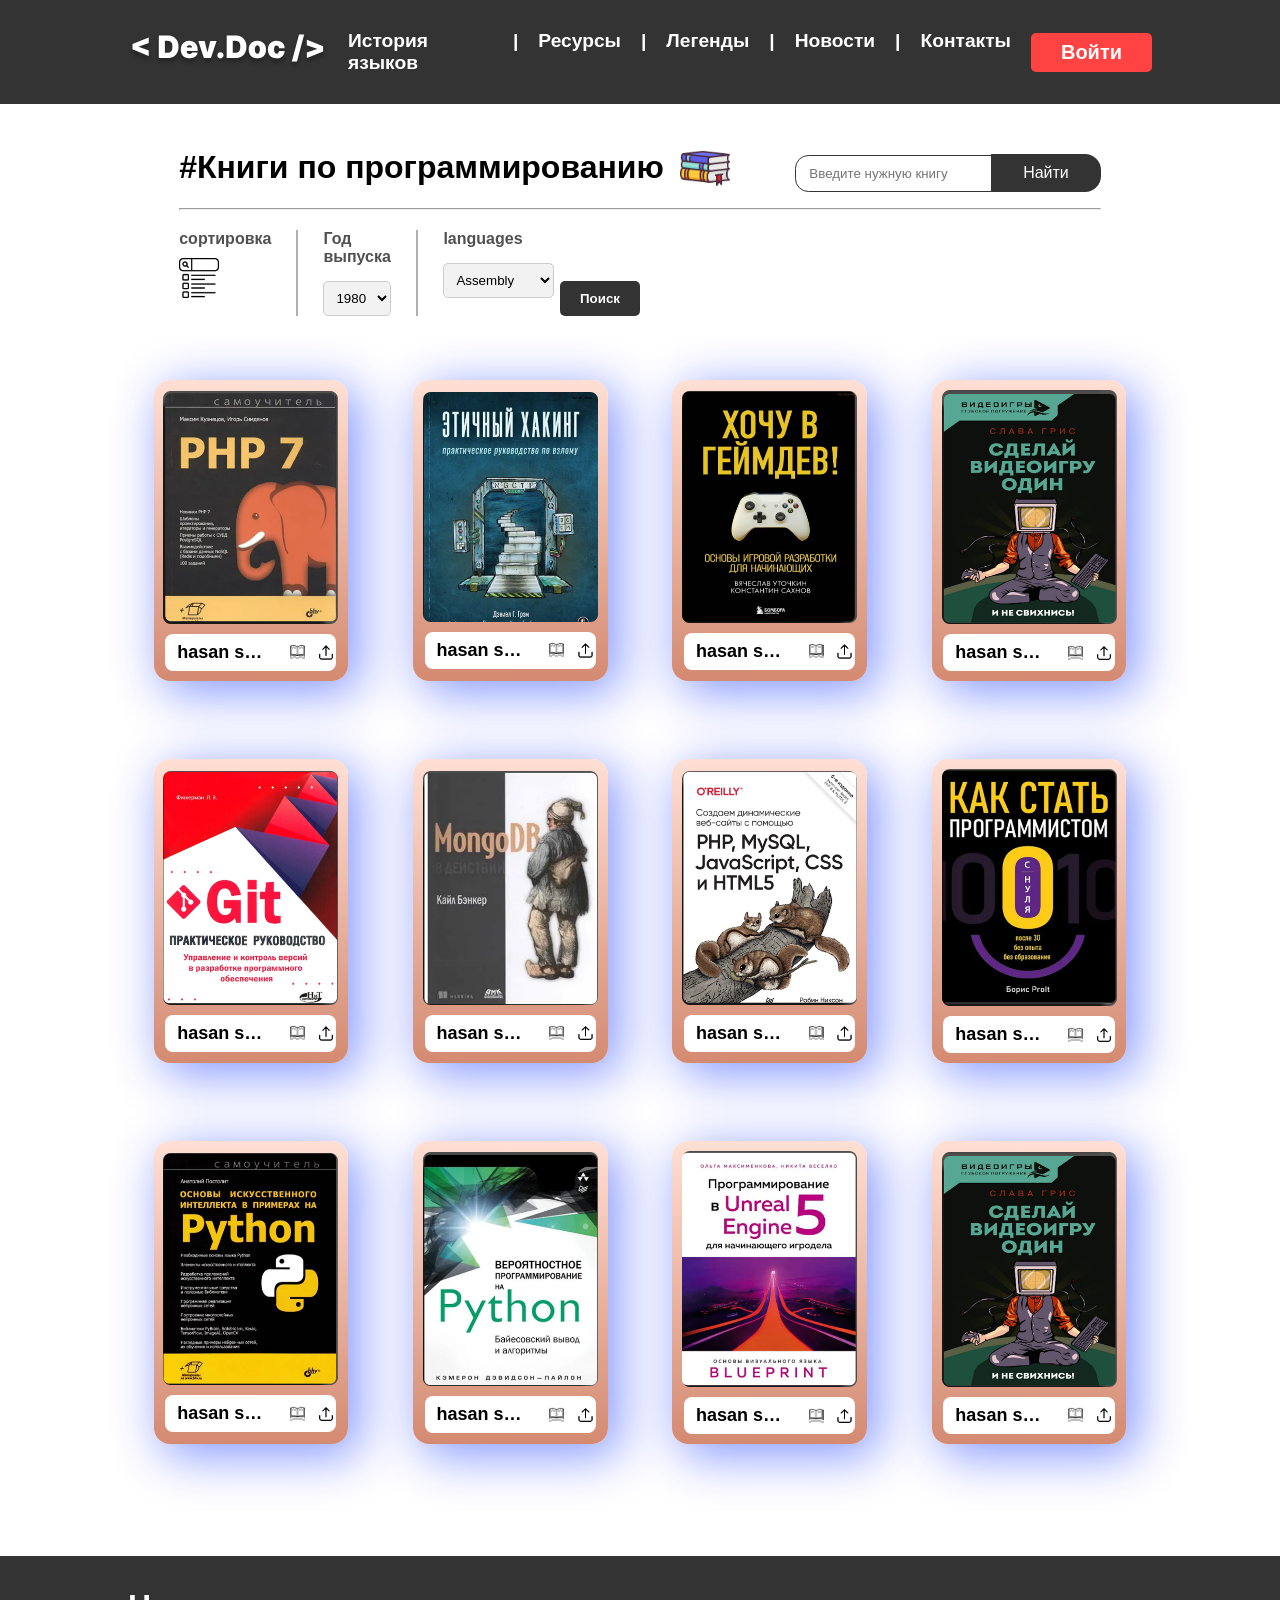
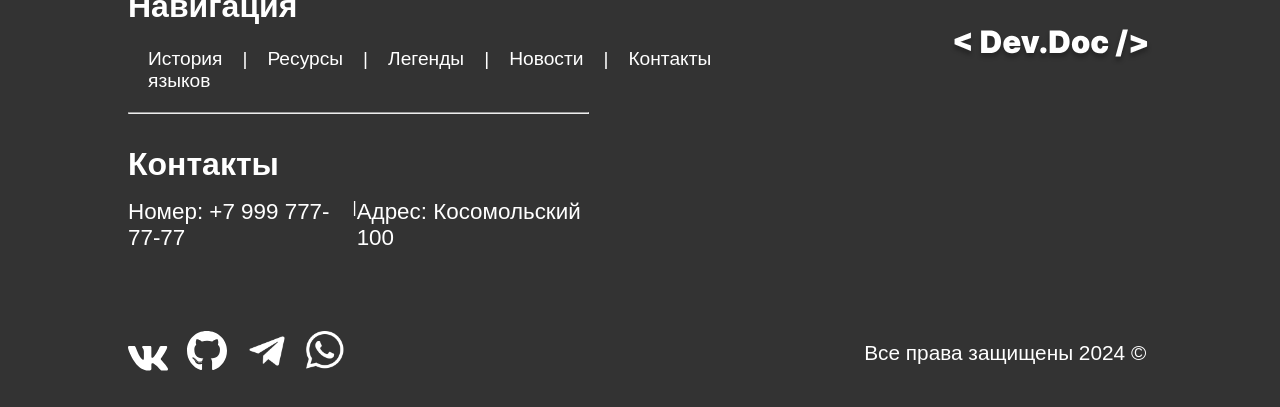
<file: resources.html>
<!DOCTYPE html>
<html lang="en">

<head>
    <meta charset="UTF-8">
    <meta name="viewport" content="width=device-width, initial-scale=1.0">
    <link rel="icon" href="./image/DevFavIcon.png" type="image/png">
    <link rel="stylesheet" href="style.css">
    <link rel="stylesheet" href="resources.css">
    <title>Ресурсы 📚</title>
</head>

<body>
    <header>
        <div class="container">
            <div class="header">
                <img class="header-logo" src="./image/logo.svg" alt="">
                <nav class="header-navigation">
                    <li class="navigation-page"><a class="navigation-page-link" href="./index.html">История языков</a>
                    </li> |
                    <li class="navigation-page"> <a class="navigation-page-link" href="./resources.html">Ресурсы</a>
                    </li> |
                    <li class="navigation-page"> <a class="navigation-page-link" href="./legends.html">Легенды</a></li>
                    |
                    <li class="navigation-page"> <a class="navigation-page-link" href="./newsLIst.html">Новости</a>
                    </li>|
                    <li class="navigation-page"> <a class="navigation-page-link" href="./contacts.html">Контакты</a>
                    </li>
                </nav>
                <button class="header-login-btn" id="registerBtn">Войти</button>
            </div>
        </div>
    </header>

    <div id="registerModal" class="modal">
        <div class="modal-content">
            <span class="close">&times;</span>
            <h1 class="modal-reg-title">Welcome</h1>
            <img  class="header-logo modal-form-logo" src="./image/logo.svg" alt="">
            <form id="registerForm">
                <div class="form-group">
                    <input type="text" id="username" placeholder="User Name" name="userplaceholder="" name" required>
                </div>
                <div class="form-group">
                    <input type="email" id="email" placeholder="Email" name="email" required>
                </div>
                <div class="form-group">
                    <input type="password" id="password" placeholder="Password" name="password" required>
                </div>
        
                <button type="submit" class="submit-btn">Зарегистрироваться</button>
            </form>
        </div>
    </div>




    <main>

        <div class="container">

            <div class="book-filtres">
                <div class="book-filtres-search">
                    <div class="book-search-titles">
                        <h1>#Книги по программированию </h1>
                        <img class="book-search-images" src="./image/icon/book.svg" alt="">
                    </div>
                    <div class="book-inputAndBtn">
                        <input class="book-filtres-search-input" placeholder="Введите нужную книгу " type="text">
                        <button class="book-filtres-search-btn">Найти</button>
                    </div>
                </div>
                <hr>
                <div class="book-filtres-sort-toLine">
                    <div class="book-filtres-sort">
                        <div class="book-sort">
                            <h4 class="book-sort-title">сортировка</h4>
                            <img class="book-sort-mg-top" src="./image/icon/free-icon-search-results-16262142 1.svg"
                                alt="">
                        </div>
                        <div class="vertical-hr"></div>
                        <div class="book-stack">
                            <h4 class="book-sort-title">Год выпуска</h4>
                            <select class="book-sort-mg-top" name="programming-year">
                                <option value="1980">1980</option>
                                <option value="1983">1983</option>
                                <option value="1987">1987</option>
                                <option value="1991">1991</option>
                                <option value="1991">1991</option>
                                <option value="1993">1993</option>
                                <option value="1995">1995</option>
                                <option value="1995">1995</option>
                                <option value="1995">1995</option>
                                <option value="2000">2000</option>
                                <option value="2009">2009</option>
                                <option value="2010">2010</option>
                                <option value="2011">2011</option>
                                <option value="2014">2014</option>
                                <option value="2020">2020</option>
                            </select>
                        </div>
                        <div class="vertical-hr"></div>
                        <div class="book-languages">
                            <h4 class="book-sort-title">languages</h4>
                            <select class="book-sort-mg-top" name="programming-language">
                                <option value="assembly">Assembly</option>
                                <option value="bash">Bash</option>
                                <option value="c">C</option>
                                <option value="c++">C++</option>
                                <option value="csharp">C#</option>
                                <option value="clojure">Clojure</option>
                                <option value="cobol">COBOL</option>
                                <option value="dart">Dart</option>
                                <option value="elixir">Elixir</option>
                                <option value="erlang">Erlang</option>
                                <option value="fortran">Fortran</option>
                                <option value="go">Go</option>
                                <option value="haskell">Haskell</option>
                                <option value="java">Java</option>
                                <option value="javascript">JavaScript</option>
                                <option value="julia">Julia</option>
                                <option value="kotlin">Kotlin</option>
                                <option value="lua">Lua</option>
                                <option value="matlab">MATLAB</option>
                                <option value="mojo">Mojo</option>
                                <option value="objective-c">Objective-C</option>
                                <option value="pascal">Pascal</option>
                                <option value="perl">Perl</option>
                                <option value="php">PHP</option>
                                <option value="prolog">Prolog</option>
                                <option value="python">Python</option>
                                <option value="r">R</option>
                                <option value="ruby">Ruby</option>
                                <option value="rust">Rust</option>
                                <option value="scala">Scala</option>
                                <option value="scheme">Scheme</option>
                                <option value="swift">Swift</option>
                                <option value="typescript">TypeScript</option>
                                <option value="vb">Visual Basic</option>
                            </select>
                        </div>
                    </div>
                    <button class="search-sort-btn">Поиск</button>
                </div>
            </div>

            <div class="book-catalog">

                <div class="book-block">
                    <img class="book-block-image" src="./image/books/php-book.png" alt="">
                    <div class="book-block-textContent">
                        <p class="ellipsis book-block-title">hasan sharipovgh</p>
                        <div class="readAndDownloadBtn-block">
                            <img class="book-block-readAndDownloadBtn" src="./image/icon/book-read.svg" alt="">
                            <img class="book-block-readAndDownloadBtn" src="./image/icon/book-upload.svg" alt="">
                        </div>
                    </div>
                </div>

                <div class="book-block">
                    <img class="book-block-image" src="./image/books/epic-hacking-book.png" alt="">
                    <div class="book-block-textContent">
                        <p class="ellipsis book-block-title">hasan sharipovgh</p>
                        <div class="readAndDownloadBtn-block">
                            <img class="book-block-readAndDownloadBtn" src="./image/icon/book-read.svg" alt="">
                            <img class="book-block-readAndDownloadBtn" src="./image/icon/book-upload.svg" alt="">
                        </div>
                    </div>
                </div>

                <div class="book-block">
                    <img class="book-block-image" src="./image/books/game-dev-book.png" alt="">
                    <div class="book-block-textContent">
                        <p class="ellipsis book-block-title">hasan sharipovgh</p>
                        <div class="readAndDownloadBtn-block">
                            <img class="book-block-readAndDownloadBtn" src="./image/icon/book-read.svg" alt="">
                            <img class="book-block-readAndDownloadBtn" src="./image/icon/book-upload.svg" alt="">
                        </div>
                    </div>
                </div>

                <div class="book-block">
                    <img class="book-block-image" src="./image/books/gameDev-book.png" alt="">
                    <div class="book-block-textContent">
                        <p class="ellipsis book-block-title">hasan sharipovgh</p>
                        <div class="readAndDownloadBtn-block">
                            <img class="book-block-readAndDownloadBtn" src="./image/icon/book-read.svg" alt="">
                            <img class="book-block-readAndDownloadBtn" src="./image/icon/book-upload.svg" alt="">
                        </div>
                    </div>
                </div>

                <div class="book-block">
                    <img class="book-block-image" src="./image/books/git-book.png" alt="">
                    <div class="book-block-textContent">
                        <p class="ellipsis book-block-title">hasan sharipovgh</p>
                        <div class="readAndDownloadBtn-block">
                            <img class="book-block-readAndDownloadBtn" src="./image/icon/book-read.svg" alt="">
                            <img class="book-block-readAndDownloadBtn" src="./image/icon/book-upload.svg" alt="">
                        </div>
                    </div>
                </div>

                <div class="book-block">
                    <img class="book-block-image" src="./image/books/mongoDb-book.png" alt="">
                    <div class="book-block-textContent">
                        <p class="ellipsis book-block-title">hasan sharipovgh</p>
                        <div class="readAndDownloadBtn-block">
                            <img class="book-block-readAndDownloadBtn" src="./image/icon/book-read.svg" alt="">
                            <img class="book-block-readAndDownloadBtn" src="./image/icon/book-upload.svg" alt="">
                        </div>
                    </div>
                </div>

                <div class="book-block">
                    <img class="book-block-image" src="./image/books/pmjch-book.png" alt="">
                    <div class="book-block-textContent">
                        <p class="ellipsis book-block-title">hasan sharipovgh</p>
                        <div class="readAndDownloadBtn-block">
                            <img class="book-block-readAndDownloadBtn" src="./image/icon/book-read.svg" alt="">
                            <img class="book-block-readAndDownloadBtn" src="./image/icon/book-upload.svg" alt="">
                        </div>
                    </div>
                </div>

                <div class="book-block">
                    <img class="book-block-image" src="./image/books/progWith0-book.png" alt="">
                    <div class="book-block-textContent">
                        <p class="ellipsis book-block-title">hasan sharipovgh</p>
                        <div class="readAndDownloadBtn-block">
                            <img class="book-block-readAndDownloadBtn" src="./image/icon/book-read.svg" alt="">
                            <img class="book-block-readAndDownloadBtn" src="./image/icon/book-upload.svg" alt="">
                        </div>
                    </div>
                </div>

                <div class="book-block">
                    <img class="book-block-image" src="./image/books/python-book.png" alt="">
                    <div class="book-block-textContent">
                        <p class="ellipsis book-block-title">hasan sharipovgh</p>
                        <div class="readAndDownloadBtn-block">
                            <img class="book-block-readAndDownloadBtn" src="./image/icon/book-read.svg" alt="">
                            <img class="book-block-readAndDownloadBtn" src="./image/icon/book-upload.svg" alt="">
                        </div>
                    </div>
                </div>


                <div class="book-block">
                    <img class="book-block-image" src="./image/books/python1-book.png" alt="">
                    <div class="book-block-textContent">
                        <p class="ellipsis book-block-title">hasan sharipovgh</p>
                        <div class="readAndDownloadBtn-block">
                            <img class="book-block-readAndDownloadBtn" src="./image/icon/book-read.svg" alt="">
                            <img class="book-block-readAndDownloadBtn" src="./image/icon/book-upload.svg" alt="">
                        </div>
                    </div>
                </div>


                <div class="book-block">
                    <img class="book-block-image" src="./image/books/unreal-engine-book.png" alt="">
                    <div class="book-block-textContent">
                        <p class="ellipsis book-block-title">hasan sharipovgh</p>
                        <div class="readAndDownloadBtn-block">
                            <img class="book-block-readAndDownloadBtn" src="./image/icon/book-read.svg" alt="">
                            <img class="book-block-readAndDownloadBtn" src="./image/icon/book-upload.svg" alt="">
                        </div>
                    </div>
                </div>


                <div class="book-block">
                    <img class="book-block-image" src="./image/books/gameDev-book.png" alt="">
                    <div class="book-block-textContent">
                        <p class="ellipsis book-block-title">hasan sharipovgh</p>
                        <div class="readAndDownloadBtn-block">
                            <img class="book-block-readAndDownloadBtn" src="./image/icon/book-read.svg" alt="">
                            <img class="book-block-readAndDownloadBtn" src="./image/icon/book-upload.svg" alt="">
                        </div>
                    </div>
                </div>

            </div>
        </div>



    </main>

    <footer>
        <div class="container">
            <h1 class="footer-nav-title">Навигация</h1>
            <div class="footer-navigation">
                <div class="navAndLogo">
                    <nav class="footer-nav">
                        <li class="navigation-page"><a class="navigation-page-link" href="./index.html">История
                                языков</a></li> |
                        <li class="navigation-page"> <a class="navigation-page-link" href="./resources.html">Ресурсы</a>
                        </li> |
                        <li class="navigation-page"> <a class="navigation-page-link" href="./legends.html">Легенды</a>
                        </li> |
                        <li class="navigation-page"> <a class="navigation-page-link" href="./newsLIst.html">Новости</a>
                        </li> |
                        <li class="navigation-page"> <a class="navigation-page-link" href="./contacts.html">Контакты</a>
                        </li>
                    </nav>
                    <hr>
                    <h1 class="footer-nav-title">Контакты</h1>
                    <div class="footer-contact-info">
                        <p class="footer-contact-info-textContent">Номер: +7 999 777-77-77 </p> |
                        <p class="footer-contact-info-textContent">Адрес: Косомольский 100</p>
                    </div>
                </div>
                <img src="./image/logo.svg" alt="">
            </div>
      
      
      
            <div class="logoAndCopyRight">
                <div class="footer-networks-logo">
                    <a href=""><img class="footer-networks-images" src="./image/icon/vk.svg" alt=""></a>
                    <img class="footer-networks-images" src="./image/icon/gitHub.svg" alt="">
                    <img class="footer-networks-images" src="./image/icon/telegram (2).png" alt="">
                    <img class="footer-networks-images" src="./image/icon/whatsapp.png" alt="">
                  </div>
      
                <p class="copyRight-Text">Все права защищены 2024 © </p>
      
            </div>
        </div>
      </footer>

      <script src="./modalWin.js"></script>
</body>

</html>
</file>
<file: style.css>
* {
    padding: 0;
    margin: 0;
    box-sizing: border-box;
    font-family: Arial, Helvetica, sans-serif;
}


.container {
    width: 80%;
    margin: 0 auto;
}


/* ------------------------------------------------------------------------- */

header {
    width: 100%;
    background-color: #333333;
}

.header {
    display: flex;
    align-items: center;
    justify-content: space-around;
    padding: 30px 0;
}

.header-logo {
    width: 200px;
    height: auto;
}

.header-navigation {
    list-style: none;
    display: flex;
    color: white;
    font-size: 1.2em;
    font-weight: 700;
}

.navigation-page {
    margin: 0 20px 0 20px;
    cursor: pointer;

}

.navigation-page-link {
    text-decoration: none;
    color: #fff;
}

.header-login-btn {
    padding: 8px 30px;
    background-color: rgb(255, 67, 67);
    color: white;
    border: none;
    border-radius: 5px;
    font-size: 20px;
    font-weight: 600;
}

.header-login-btn:hover {
    transition: 2s;
    background-color: rgb(255, 0, 0);
}

/* ------------------------------------------------------------------------- */

.history-prog-lang-aboutAuthorlang {
    /* text-align: center; */
    width: 100%;
}

.history-prog-lang-aboutAuthor-title {
    display: flex;
    align-items: center;
    justify-content: center;
    margin-top: 60px;
}

.history-prog-lang-aboutAuthor-title-textContent {
    font-size: 2.2em;
    font-weight: 800;
}

.history-prog-lang-aboutAuthor-imageAndSubtitle {
    margin: 0 auto;
    display: flex;
    margin-top: 50px;
    justify-content: space-around;
    width: 80%;
}

.history-prog-lang-aboutAuthor-suntitle {
    font-size: 1.6em;
    font-weight: 600;
    line-height: 1.9em;
    margin-top: 1em;
    width: 60%;
}

.history-prog-lang-aboutAuthor-image {
    width: 40%;
}

/* ------------------------------------------------------------------------ */

.history-prog-lang {
    width: 85%;
    margin: 0 auto;
    background-color: rgb(233, 250, 201);
    text-align: center;
    border-radius: 2em;
    margin-top: 10em;
    padding: 20px 0;
}

.history-prog-lang-image {
    width: 95%;
    height: auto;
    text-align: center;

}

.history-prog-lang-sutitle {
    margin: 0 auto;
    width: 80%;
    font-size: 1.4em;
    text-align: center;
    font-weight: 600;
    margin-top: 10px;
}

/* ------------------------------------------------------------------ */

.top-prog-lang {
    margin-top: 8em;
}

.top-prog-lang-title {
    text-align: center;
    font-size: 2em;
    font-weight: 700;
}

.top-prog-lang-block {
    display: flex;
    width: 90%;
    margin: 0 auto;
    justify-content: space-around;
    margin-top: 3em;
}

.prog-lang {
    background-color: #e0c8f3;
    width: 26%;
    padding: 15px;
    border-radius: 20px;
    -webkit-box-shadow: 1px 0px 25px -3px rgba(0, 0, 0, 0.5);
    -moz-box-shadow: 1px 0px 25px -3px rgba(0, 0, 0, 0.5);
    box-shadow: 1px 0px 25px -3px rgba(0, 0, 0, 0.5);
}

.prog-lang-titleAndImage {
    display: flex;
    align-items: center;
    justify-content: center;

}

.prog-lang-title {
    margin-left: 10px;
    color: #333;
    font-size: 2em;
    font-weight: 700;
}

.prog-lang-subtitle {
    width: 100%;
    text-align: center;
    margin-top: 1em;
    font-size: 1.4em;
}

.prog-lang-image {
    width: 25%;
    height: fit-content;

}

/* ------------------------------------------------------------------ */

.faq {
    margin-top: 120px;
}

.faq-header-block {
    display: flex;
    justify-content: center;
}

.faq-header {
    font-size: 34px;
    font-weight: 300;
    text-align: center;
}

.faq-items {
    margin-top: 3em;
    justify-content: center;
    margin-bottom: 5em;
}

.faq-item {
    display: flex;
    justify-content: space-between;
    align-items: center;
    width: 80%;
    margin: 0 auto;
    background-color: #eeeeee;
    border-radius: 10px;
    margin-top: 15px;
}

.faq-item-text {
    padding: 12px;
    font-size: 20px;
    color: var(--color-dark-brown);
    font-weight: 300;
}

.faq-item-image-block {
    width: 4%;
    margin-right: 8px;
}

.faq-item-image {
    width: 90%;
}

/* --------------------------------------------------------------------- */

footer {
    background-color: #333333;
}


.navAndLogo {
    display: flex;
    justify-content: space-between;
    flex-direction: column;
    width: 45%;
}

.footer-nav-title {
    color: #fff;
    padding-top: 1em;
}

.footer-navigation {
    display: flex;
    justify-content: space-between;
    align-items: baseline;
}

.footer-nav {
    list-style: none;
    margin-top: 1.2em;
    margin-bottom: 1em;
    display: flex;
    color: white;
    font-size: 1.2em;
    justify-content: space-between;
}

.footer-navigation-page {
    font-size: 1.2em;
}

.footer-contact-info {
    display: flex;
    color: #fff;
    justify-content: space-between;
    margin-top: 1em;
}

.footer-contact-info-textContent {
    font-size: 1.4em;
}



.logoAndCopyRight {
    margin-top: 2em;
    display: flex;
    justify-content: space-between;
    align-items: center;
    padding: 5em 0 2em 0;
    margin: 0 auto;
}

.copyRight-Text {
    color: #fff;
    font-size: 1.3em;
}

.footer-networks-images {
    margin-right: 15px;
    width: 40px;
}

/* -------------------------------------------------------- */

.news-container{
    display: flex;
    flex-wrap: wrap;
    gap: 25px;
    margin: 2em 0 5em 0;
}

.news-container-title{
    margin: 2em 0;
    /* display: flex; */
    /* align-items: baseline; */
}

.news-block{
    width: 30%;
    border: #333 1px solid;
    padding: 1%;
    display: grid;
    align-items: start;
    justify-items: end;
}

.news-block-image{
    width: 100%;
    height: auto;
}

.news-block-title{
    font-weight: 600;
    font-size: 1.2em;
    margin-top: 1em;
}

.news-block-subtitle{
    /* font-weight: 300; */
    margin-top: 10px;
    color: #333;
    font-size: 1.2em;
}

.news-block-date{
    /* text-align: right; */
    font-size: 0.9em;
    font-weight: 600;
    color: #333333;
    /* margin-top: 10px; */
    display: flex;
    align-items: flex-end;
}


/* ------------------------------------------------------------- */


.modal {
    display: none;
    position: fixed;
    z-index: 1;
    left: 0;
    top: 0;
    width: 100%;
    overflow: auto;
    background: #833AB4;
    background: linear-gradient(90deg, rgba(131, 58, 180, 0.65) 0%, rgba(253, 29, 29, 0.48) 50%, rgba(252, 176, 69, 0.65) 100%);
}

.modal-content {
    background-color: #fefefe;
    margin: 15% auto;
    padding: 16px;
    width: 82%;
    max-width: 421px;
    border-radius: 20px;
    text-align: center;
}

.close {
    color: #aaa;
    float: right;
    font-size: 28px;
    font-weight: bold;
    cursor: pointer;
}

.close:hover {
    color: black;
}

.form-group {
    margin: 0 auto;
    margin-bottom: 2em;
}

.form-group label {
    display: block;
    margin-bottom: 5px;
}

.form-group input {
    width: 80%;
    padding: 15px;
    border: none;
    border-bottom: 2px solid #858585;
    box-sizing: border-box;
    font-size: 0.9em;
    font-weight: 600;
    outline: none;
}

.submit-btn {
    background: #00D4FF;
    background: linear-gradient(90deg,rgba(0, 212, 255, 0.79) 0%, rgba(106, 0, 255, 0.81) 100%);
    width: 60%;
    color: white;
    font-weight: 600;
    font-size: 1em;
    padding: 15px 15px;
    border: none;
    border-radius: 4px;
    cursor: pointer;
    margin-bottom: 20px;
}

.submit-btn:hover {
    background-color: #45a049;
}

.modal-reg-title{
    text-align: center;
    margin-top: 0.6em;
}

.modal-form-logo{
    background-color: #333; 
    padding-top: 10px; 
    border-radius: 10px; 
    /* margin: 0 auto;  */
    margin:1em 0;
}
</file>
<file: contacts.css>
.contacts-block {
    margin: 0 auto;
    width: 80%;
    margin-top: 5em;
}

.contacts {
    display: flex;
    justify-content: space-between;
    margin-bottom: 3em;
}

.contacts-block-title {
    margin-bottom: 1em;
}

.contacts-info {
    width: 30%;
    background-color: #EBEBEB;
}


.contacts-info-header {
    font-size: 1.2em;
    font-weight: 600;
    margin: 1em 0 0.5em 0;
    text-align: center;
}

.contacts-info-hr {
    width: 90%;
    margin: 0 auto;
}

.contacts-info-textContent {
    width: 80%;
    margin: 0 auto;
    margin-top: 2em;
}

.contacts-info-title {
    font-size: 1.5em;
    font-weight: 600;
    color: #6E6E6E;
}

.contacts-info-subtitle {
    font-weight: 600;
    font-size: 1.2em;
    margin: 1em 0 1em 0;
}

.contacts-info-email {
    margin-top: 1em;
    color: #333;
    font-weight: 600;
    font-size: 1.2em;
}
</file>
<file: legends.css>
.legends-prog-person {
    width: 80%;
    margin: 0 auto;
}

.legends-prog-title {
    font-size: 2em;
    font-weight: 700;
    width: 60%;
    margin: 0 auto;
    text-align: center;
    margin-top: 3em;
}

.prog-person {
    display: flex;
    flex-direction: column;
}

.prog-person-title {
    font-size: 1.8em;
    font-weight: 600;
    margin-top: 2em;
}

.prog-person-subtitle {
    font-size: 1.4em;
    margin-top: 1em;
}

.prog-person-image {
    width: 100%;
    /* margin-top: 1em; */
    /* margin-bottom: 1em; */
    margin: 1em 0 4em 0;
}
</file>
<file: resources.css>
.book-filtres {
    margin: 0 auto;
    width: 90%;
    margin-top: 2em;
}


.book-filtres-search {
    display: flex;
    justify-content: space-between;
    align-items: baseline;
    margin: 1em 0;
}

.book-search-titles {
    display: flex;
    align-items: flex-end;
}

.book-search-images {
    margin-left: 1em;
}

.book-filtres-search-input {
    padding: 0.75em 1em 0.75em 1em;
    border-radius: 1em 0 0 1em;
    border: solid 1px #333;
}

.book-filtres-search-btn {
    margin-left: -6px;
    background-color: #333;
    color: white;
    font-size: 1em;
    padding: 0.6em 2em;
    border: none;
    cursor: pointer;
    border-radius: 0 1em 1em 0;
}

/* Сортировка */

.book-filtres-sort-toLine {
    display: flex;
    align-items: end;
    justify-content: space-between;
    width: 50%;
}

.book-filtres-sort {
    display: flex;
    justify-content: space-between;
    width: 80%;
    gap: 20px;
    margin-top: 20px;
}

.book-stack,
.book-languages {
    display: flex;
    flex-direction: column;
    gap: 5px;
}

.book-stack select,
.book-languages select {
    padding: 8px;
    border: 1px solid #ccc;
    border-radius: 5px;
    background-color: #f2f2f2;
}

.book-sort-mg-top {
    margin-top: 10px;
}

.search-sort-btn {
    background-color: #333;
    color: white;
    border: none;
    font-weight: 600;
    padding: 10px 20px;
    cursor: pointer;
    border-radius: 5px;
}

.vertical-hr {
    width: 1px;
    border-left: 2px solid rgb(175, 175, 175);
    margin: 0 5px;
}

.book-sort-title {
    color: #505050;
}

/* --------------------------------------------------------------------- */

.book-catalog {
    display: flex;
    justify-content: space-between;
    width: 95%;
    margin: 0 auto;
    gap: 30px;
    margin-top: 1em;
    margin-bottom: 7em;
    flex-wrap: wrap
}

.book-block {
    width: 20%;
    display: flex;
    justify-content: center;
    flex-direction: column;
    margin-top: 3em;
    background: rgb(212, 138, 113);
    background: linear-gradient(0deg, rgba(212, 138, 113, 1) 0%, rgba(255, 223, 212, 1) 100%);
    padding: 10px 0 10px 0;
    border-radius: 1em;
    -webkit-box-shadow: 10px 10px 50px 2px rgba(0, 0, 0, 0.49);
    -moz-box-shadow: 10px 10px 50px 2px rgba(0, 0, 0, 0.49);
    box-shadow: 10px 10px 50px 2px rgba(0, 38, 255, 0.473);
}

.book-block-image {
    width: 90%;
    margin: 0 auto;
}

.book-block-title {
    font-weight: 600;
    font-size: large;
}

.ellipsis {
    width: 60%;
    white-space: nowrap;
    overflow: hidden;
    text-overflow: ellipsis;
}

.book-block-textContent {
    background-color: #fff;
    width: 88%;
    margin: 0 auto;
    margin-top: 10px;
    border-radius: 0.5em;
    display: flex;
    justify-content: space-around;
    align-items: center;
    padding: 8px 8px;
}


.readAndDownloadBtn-block {
    display: flex;
    align-items: baseline;
    width: 30%;
}

.book-block-readAndDownloadBtn {
    width: 40%;
    margin-left: 10px;
}
</file>
